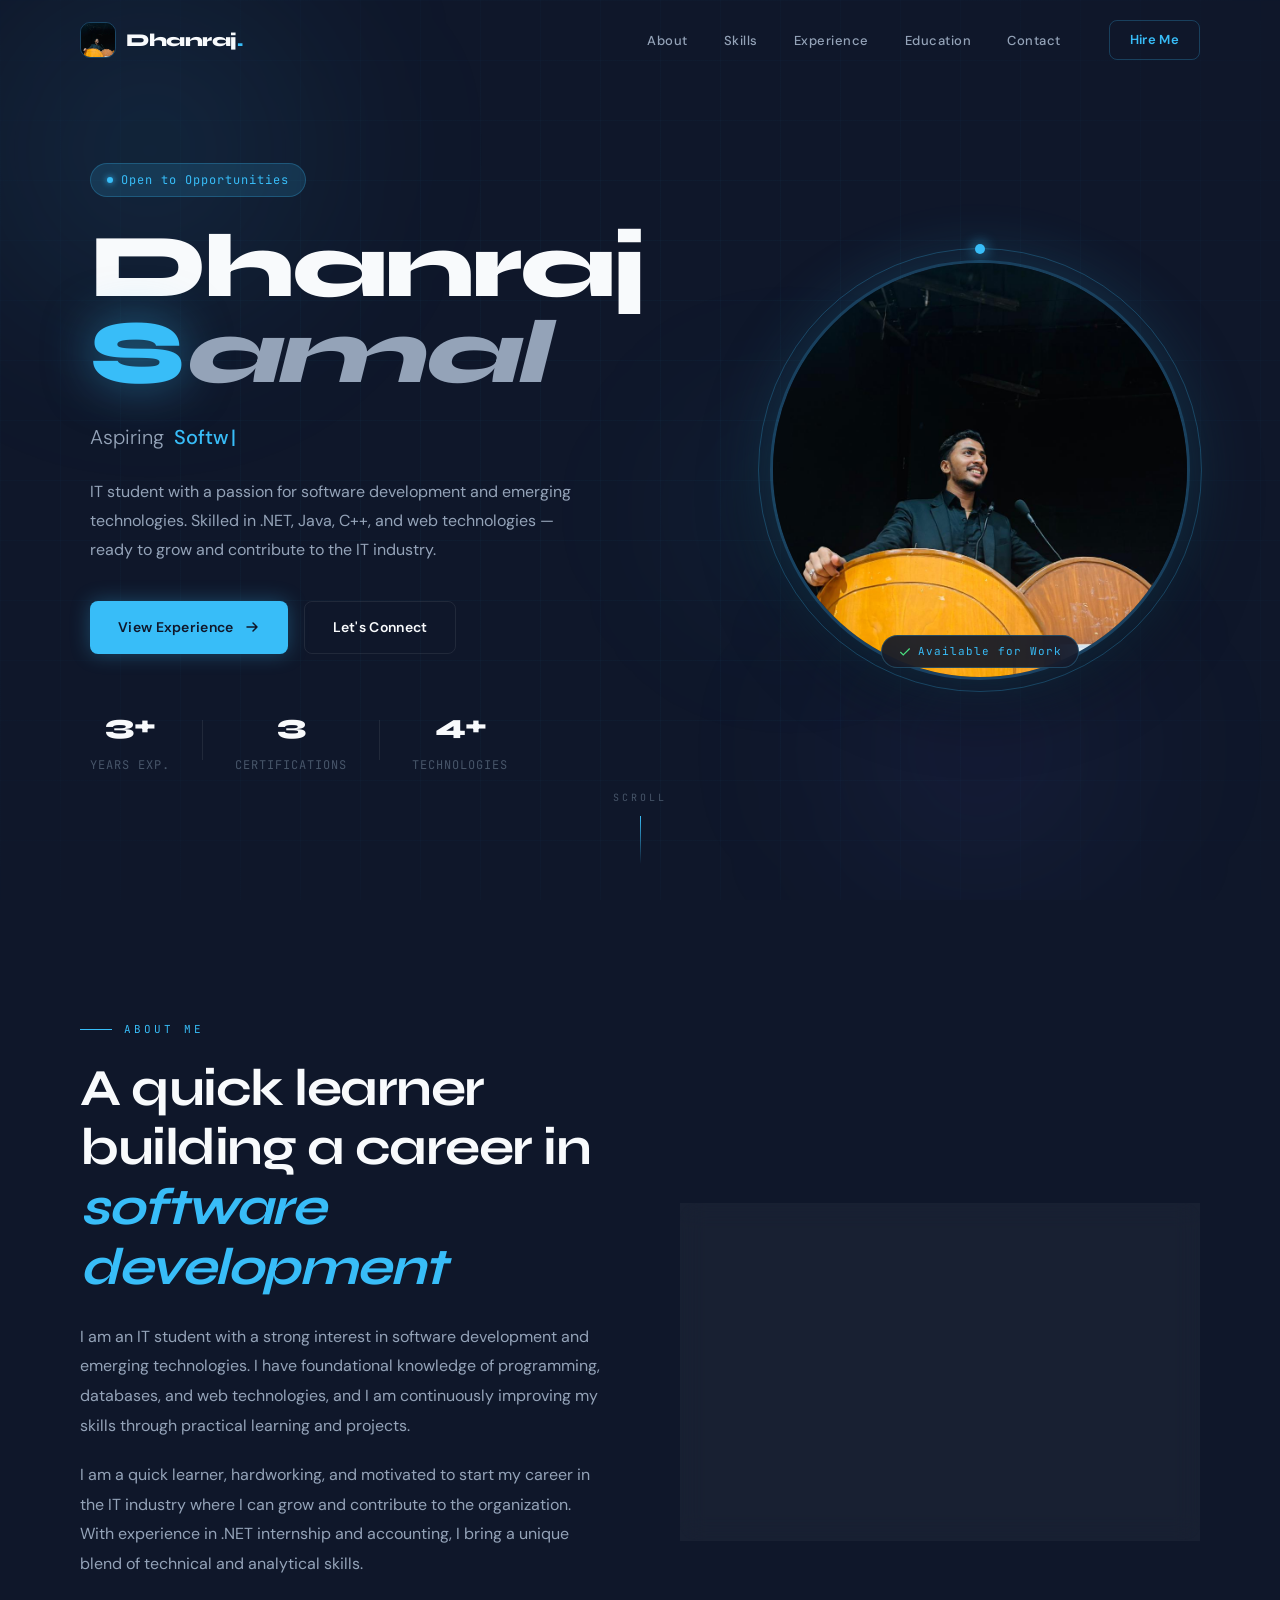
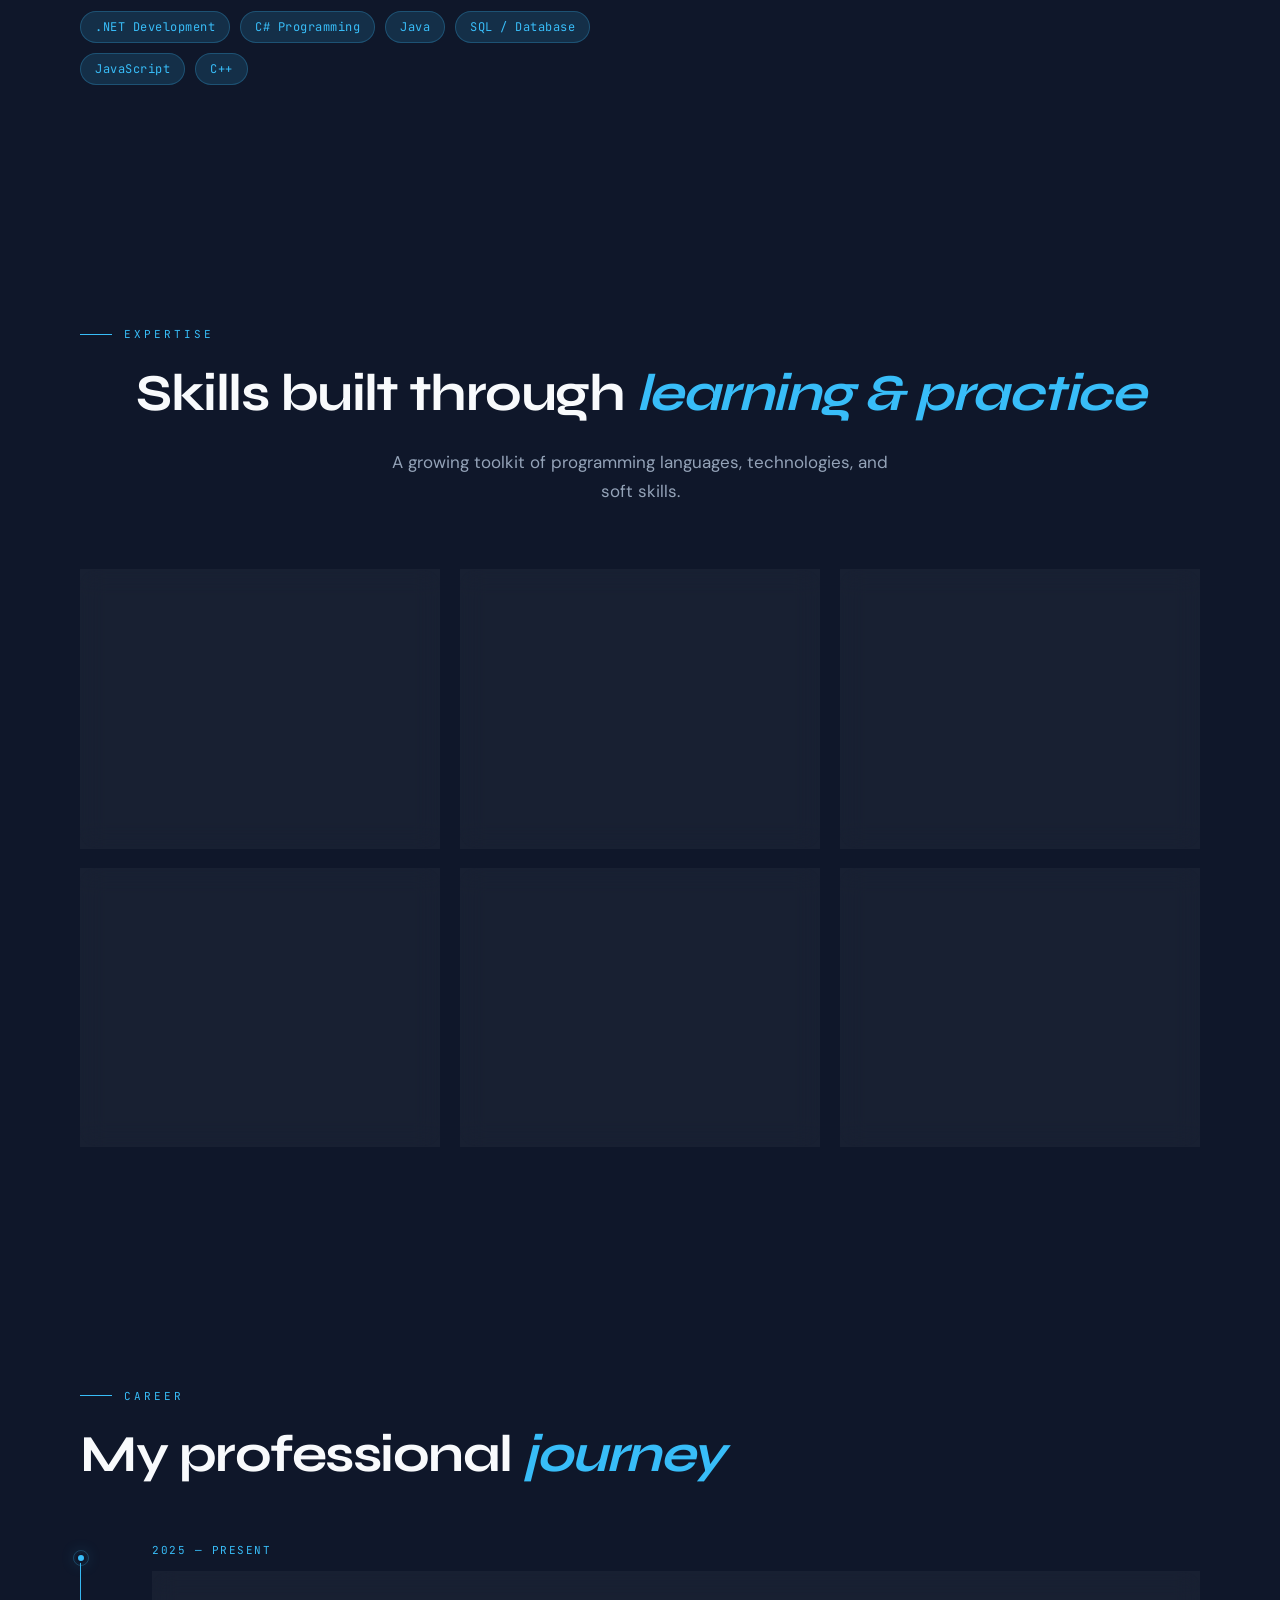
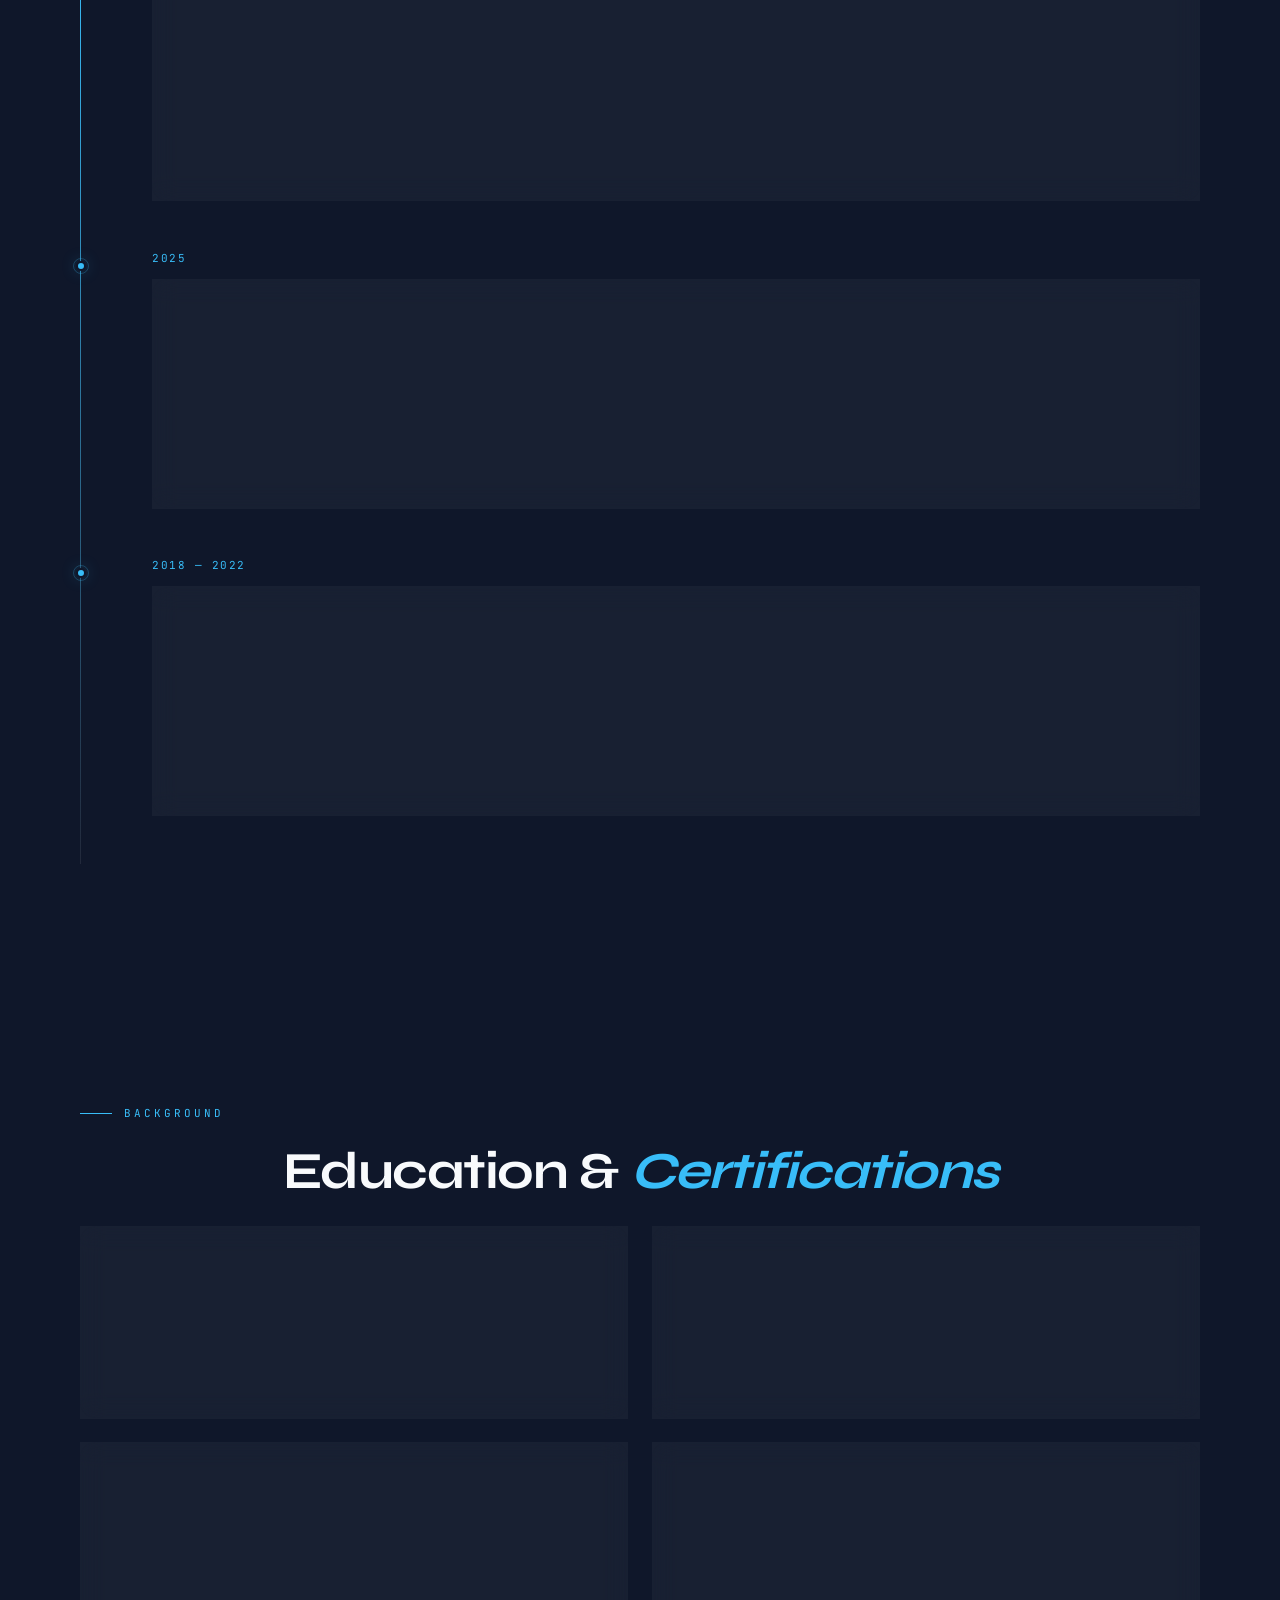
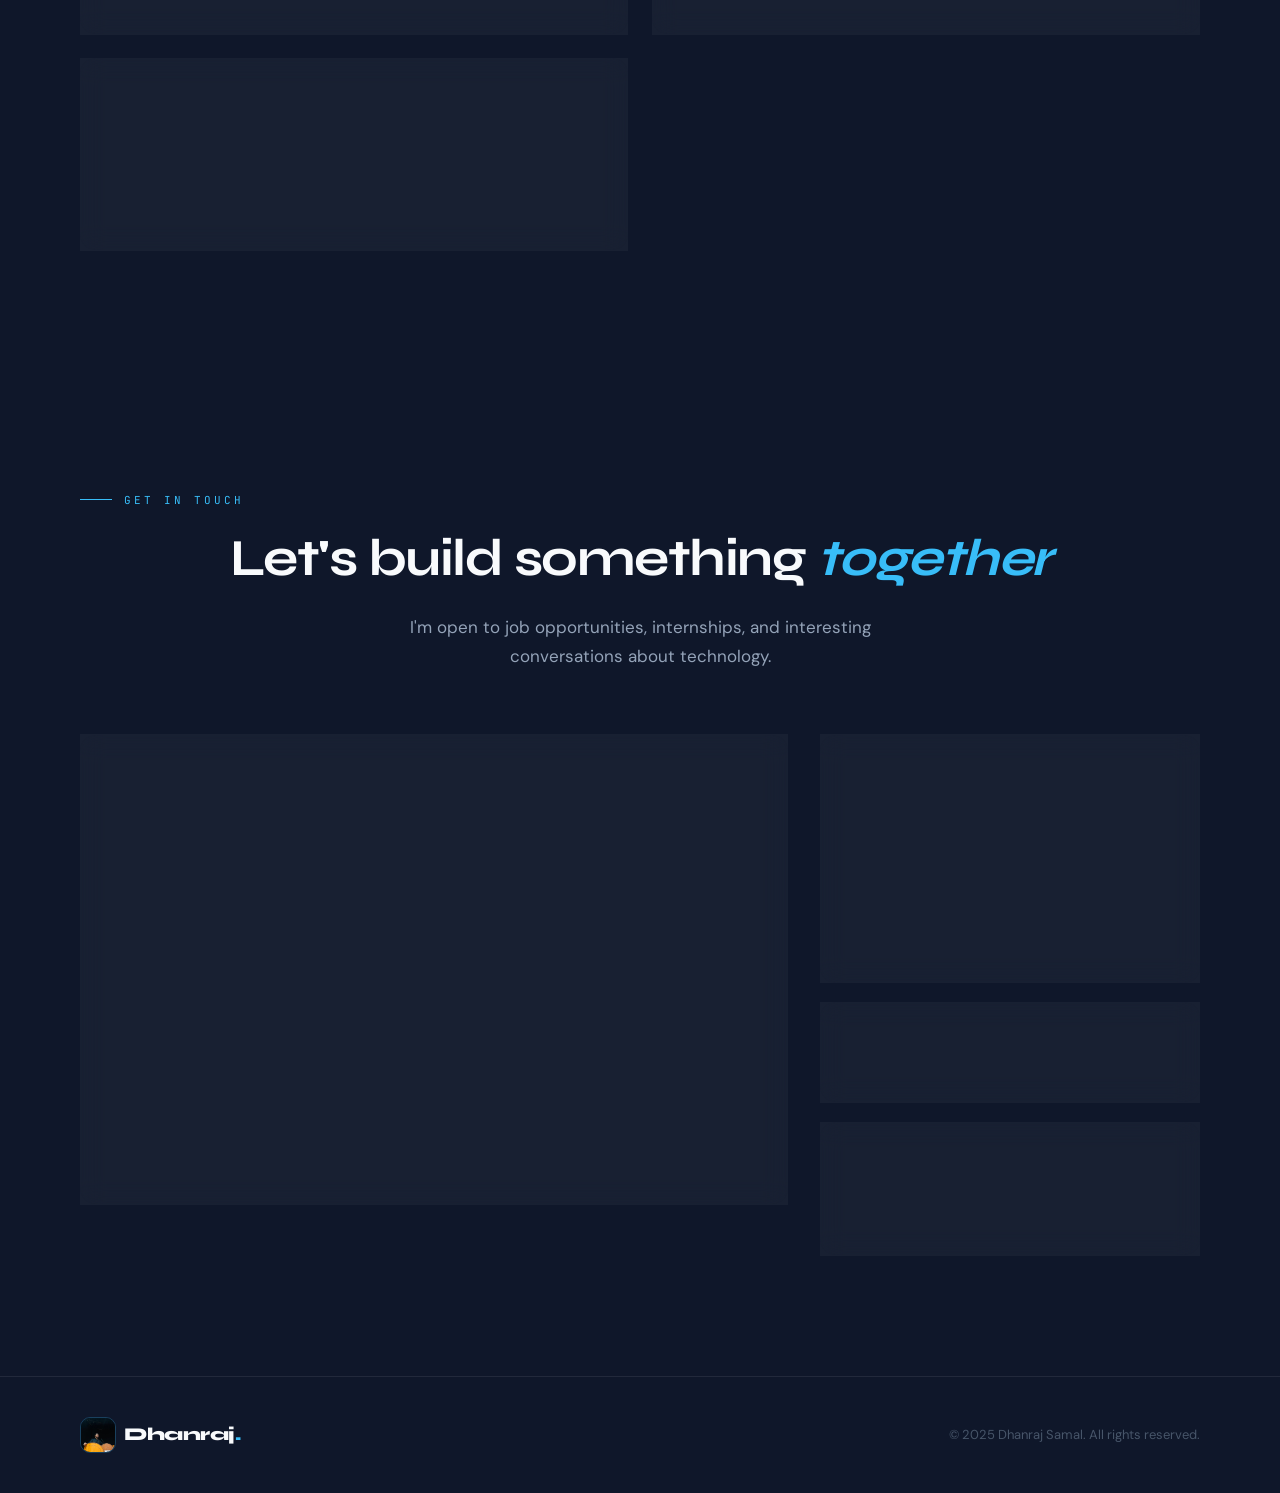
<file: index.html>
<!DOCTYPE html>
<html lang="en">
<head>
  <meta charset="UTF-8" />
  <meta name="viewport" content="width=device-width, initial-scale=1.0"/>

  <!-- Primary SEO -->
  <title>Dhanraj Samal — Aspiring .NET & Software Developer | Ahmedabad</title>
  <meta name="description" content="Dhanraj Samal is an aspiring software developer from Ahmedabad, Gujarat. BCA graduate skilled in .NET, C#, Java, SQL, JavaScript and C++. Open to full-time roles and internships." />
  <meta name="keywords" content="Dhanraj Samal, Software Developer, .NET Developer, C# Developer, Java, SQL, Ahmedabad, Gujarat, BCA, Parul University, Fresher Developer" />
  <meta name="author" content="Dhanraj Samal" />
  <meta name="robots" content="index, follow" />
  <link rel="canonical" href="https://dhanrajsamal.dev/" />

  <!-- Open Graph (Facebook, LinkedIn preview) -->
  <meta property="og:type" content="website" />
  <meta property="og:url" content="https://dhanrajsamal.dev/" />
  <meta property="og:title" content="Dhanraj Samal — Aspiring .NET & Software Developer" />
  <meta property="og:description" content="BCA graduate from Parul University. Skilled in .NET, C#, Java, SQL, JavaScript. Open to full-time roles and internships." />
  <meta property="og:image" content="profile.jpg" />

  <!-- Twitter Card -->
  <meta name="twitter:card" content="summary_large_image" />
  <meta name="twitter:title" content="Dhanraj Samal — Aspiring Software Developer" />
  <meta name="twitter:description" content="BCA graduate skilled in .NET, C#, Java, SQL. Open to opportunities." />
  <meta name="twitter:image" content="profile.jpg" />

  <!-- Theme color for mobile browser -->
  <meta name="theme-color" content="#0F172A" />

  <link rel="stylesheet" href="style.css" />
  <link rel="preconnect" href="https://fonts.googleapis.com">
  <link rel="preconnect" href="https://fonts.gstatic.com" crossorigin>
  <link href="https://fonts.googleapis.com/css2?family=Syne:wght@400;500;600;700;800&family=DM+Sans:ital,wght@0,300;0,400;0,500;1,300&family=JetBrains+Mono:wght@300;400&display=swap" rel="stylesheet">
</head>
<body>

  <!-- Preloader -->
  <div class="preloader" id="preloader">
    <div class="preloader-inner">
      <div class="preloader-logo">
        <img src="profile.jpg" alt="Dhanraj Samal" class="preloader-logo-img" />
      </div>
      <div class="preloader-bar"><div class="preloader-fill" id="preloaderFill"></div></div>
      <p class="preloader-text" id="preloaderText">Initializing...</p>
    </div>
  </div>

  <!-- Scroll Progress -->
  <div class="scroll-progress" id="scrollProgress"></div>

  <!-- Navbar -->
  <nav class="navbar" id="navbar">
    <div class="nav-container">
      <a href="#hero" class="nav-logo">
        <img src="profile.jpg" alt="DS" class="nav-logo-img" />
        <span class="logo-text">Dhanraj<span class="logo-dot">.</span></span>
      </a>
      <ul class="nav-links" id="navLinks">
        <li><a href="#about" class="nav-link">About</a></li>
        <li><a href="#skills" class="nav-link">Skills</a></li>
        <li><a href="#experience" class="nav-link">Experience</a></li>
        <li><a href="#education" class="nav-link">Education</a></li>
        <li><a href="#contact" class="nav-link">Contact</a></li>
      </ul>
      <a href="#contact" class="nav-cta">Hire Me</a>
      <button class="hamburger" id="hamburger" aria-label="Toggle menu">
        <span></span><span></span><span></span>
      </button>
    </div>
  </nav>

  <!-- Hero Section -->
  <section class="hero" id="hero">
    <div class="hero-bg">
      <div class="hero-orb orb-1"></div>
      <div class="hero-orb orb-2"></div>
      <div class="hero-orb orb-3"></div>
      <div class="hero-grid"></div>
    </div>
    <div class="hero-content">
      <div class="hero-left">
      <div class="hero-badge">
        <span class="badge-dot"></span>
        Open to Opportunities
      </div>
      <h1 class="hero-name">
        <span class="name-line name-first">Dhanraj</span>
        <span class="name-line name-last"><em class="name-highlight">S</em>amal</span>
      </h1>
      <div class="hero-roles">
        <span class="role-static">Aspiring</span>
        <span class="typing-wrapper">
          <span class="typing-text" id="typingText"></span>
          <span class="typing-cursor">|</span>
        </span>
      </div>
      <p class="hero-description">
        IT student with a passion for software development and emerging technologies. Skilled in .NET, Java, C++, and web technologies — ready to grow and contribute to the IT industry.
      </p>
      <div class="hero-actions">
        <a href="#experience" class="btn btn-primary">
          <span>View Experience</span>
          <svg width="16" height="16" viewBox="0 0 16 16" fill="none"><path d="M3 8H13M13 8L9 4M13 8L9 12" stroke="currentColor" stroke-width="1.5" stroke-linecap="round" stroke-linejoin="round"/></svg>
        </a>
        <a href="#contact" class="btn btn-ghost">Let's Connect</a>
      </div>
      <div class="hero-stats">
        <div class="stat"><span class="stat-number">3+</span><span class="stat-label">Years Exp.</span></div>
        <div class="stat-divider"></div>
        <div class="stat"><span class="stat-number">3</span><span class="stat-label">Certifications</span></div>
        <div class="stat-divider"></div>
        <div class="stat"><span class="stat-number">4+</span><span class="stat-label">Technologies</span></div>
      </div>
      </div>
      <div class="hero-right">
        <div class="hero-photo-wrap">
          <div class="hero-photo-ring"></div>
          <img
            src="profile.jpg"
            alt="Dhanraj Samal"
            class="hero-photo"
          />
          <div class="hero-photo-badge">
            <svg width="14" height="14" viewBox="0 0 24 24" fill="none" stroke="currentColor" stroke-width="2"><polyline points="20 6 9 17 4 12"/></svg>
            Available for Work
          </div>
        </div>
      </div>
    </div>
    <div class="hero-scroll-hint">
      <span>Scroll</span>
      <div class="scroll-line"></div>
    </div>
  </section>

  <!-- About Section -->
  <section class="about section" id="about">
    <div class="container">
      <div class="section-label reveal">About Me</div>
      <div class="about-grid">
        <div class="about-text reveal">
          <h2 class="section-heading">A quick learner building a career in <em>software development</em></h2>
          <p>I am an IT student with a strong interest in software development and emerging technologies. I have foundational knowledge of programming, databases, and web technologies, and I am continuously improving my skills through practical learning and projects.</p>
          <p>I am a quick learner, hardworking, and motivated to start my career in the IT industry where I can grow and contribute to the organization. With experience in .NET internship and accounting, I bring a unique blend of technical and analytical skills.</p>
          <div class="about-tags">
            <span class="tag">.NET Development</span>
            <span class="tag">C# Programming</span>
            <span class="tag">Java</span>
            <span class="tag">SQL / Database</span>
            <span class="tag">JavaScript</span>
            <span class="tag">C++</span>
          </div>
        </div>
        <div class="about-visual reveal">
          <div class="about-card glass-card">
            <div class="about-avatar">
              <div class="avatar-ring"></div>
              <img
                src="profile.jpg"
                alt="Dhanraj Samal"
                class="avatar-photo"
              />
            </div>
            <div class="about-facts">
              <div class="fact">
                <svg width="18" height="18" viewBox="0 0 24 24" fill="none" stroke="currentColor" stroke-width="1.5"><path d="M12 2C8.13 2 5 5.13 5 9c0 5.25 7 13 7 13s7-7.75 7-13c0-3.87-3.13-7-7-7z"/><circle cx="12" cy="9" r="2.5"/></svg>
                <span>Ahmedabad, Gujarat</span>
              </div>
              <div class="fact">
                <svg width="18" height="18" viewBox="0 0 24 24" fill="none" stroke="currentColor" stroke-width="1.5"><rect x="2" y="7" width="20" height="14" rx="2"/><path d="M16 7V5a2 2 0 0 0-2-2h-4a2 2 0 0 0-2 2v2"/></svg>
                <span>Fresher — Open to Work</span>
              </div>
              <div class="fact">
                <svg width="18" height="18" viewBox="0 0 24 24" fill="none" stroke="currentColor" stroke-width="1.5"><path d="M22 16.92v3a2 2 0 0 1-2.18 2 19.79 19.79 0 0 1-8.63-3.07 19.5 19.5 0 0 1-6-6 19.79 19.79 0 0 1-3.07-8.67A2 2 0 0 1 4.11 2h3a2 2 0 0 1 2 1.72 12.84 12.84 0 0 0 .7 2.81 2 2 0 0 1-.45 2.11L8.09 9.91a16 16 0 0 0 6 6l1.27-1.27a2 2 0 0 1 2.11-.45 12.84 12.84 0 0 0 2.81.7A2 2 0 0 1 22 16.92z"/></svg>
                <span>+91 9376495990</span>
              </div>
              <div class="fact">
                <svg width="18" height="18" viewBox="0 0 24 24" fill="none" stroke="currentColor" stroke-width="1.5"><path d="M4 4h16c1.1 0 2 .9 2 2v12c0 1.1-.9 2-2 2H4c-1.1 0-2-.9-2-2V6c0-1.1.9-2 2-2z"/><polyline points="22,6 12,13 2,6"/></svg>
                <span>dhanrajsamal2002@gmail.com</span>
              </div>
            </div>
          </div>
        </div>
      </div>
    </div>
  </section>

  <!-- Skills Section -->
  <section class="skills section" id="skills">
    <div class="container">
      <div class="section-label reveal">Expertise</div>
      <h2 class="section-heading centered reveal">Skills built through <em>learning & practice</em></h2>
      <p class="section-subtext reveal">A growing toolkit of programming languages, technologies, and soft skills.</p>

      <div class="skills-grid">

        <!-- .NET / C# -->
        <div class="skill-card reveal" data-delay="0">
          <div class="skill-card-inner">
            <div class="skill-logo-wrap" style="background: rgba(98,0,238,0.12); border-color: rgba(98,0,238,0.3);">
              <!-- .NET official logo -->
              <svg width="36" height="36" viewBox="0 0 24 24" xmlns="http://www.w3.org/2000/svg" fill="#7B2FBE">
                <path d="M2.5 5.5A.5.5 0 0 1 3 5h18a.5.5 0 0 1 .5.5v13a.5.5 0 0 1-.5.5H3a.5.5 0 0 1-.5-.5v-13zm1 .5v12h17V6h-17z" opacity=".3"/>
                <path d="M5.5 8.5h1.25l3.5 5.25V8.5H11.5v7h-1.25L6.75 10.25V15.5H5.5v-7zm6.5 0h4.5v1.25h-3.25v1.75h3v1.25h-3v1.5h3.25V15.5H12v-7zm-8.5 3.25a.75.75 0 1 1 1.5 0 .75.75 0 0 1-1.5 0z"/>
              </svg>
            </div>
            <div class="skill-card-body">
              <div class="skill-card-header">
                <h3>.NET / C#</h3>
                <span class="skill-level">Intermediate</span>
              </div>
              <p>Application development using .NET technologies, coding, debugging, and testing modules in real-time projects.</p>
              <div class="skill-progress">
                <div class="progress-track">
                  <div class="progress-bar" data-width="75"></div>
                </div>
                <span>75%</span>
              </div>
            </div>
          </div>
        </div>

        <!-- SQL -->
        <div class="skill-card reveal" data-delay="100">
          <div class="skill-card-inner">
            <div class="skill-logo-wrap" style="background: rgba(0,117,143,0.12); border-color: rgba(0,117,143,0.3);">
              <svg width="36" height="36" viewBox="0 0 24 24" fill="none" stroke="#00758F" stroke-width="1.5" stroke-linecap="round" stroke-linejoin="round">
                <ellipse cx="12" cy="5" rx="9" ry="3"/>
                <path d="M3 5v4c0 1.66 4 3 9 3s9-1.34 9-3V5"/>
                <path d="M3 9v4c0 1.66 4 3 9 3s9-1.34 9-3V9"/>
                <path d="M3 13v4c0 1.66 4 3 9 3s9-1.34 9-3v-4"/>
              </svg>
            </div>
            <div class="skill-card-body">
              <div class="skill-card-header">
                <h3>SQL / Database</h3>
                <span class="skill-level">Intermediate</span>
              </div>
              <p>Database fundamentals, query writing, and managing data with strong understanding of SDLC and data maintenance.</p>
              <div class="skill-progress">
                <div class="progress-track">
                  <div class="progress-bar" data-width="70"></div>
                </div>
                <span>70%</span>
              </div>
            </div>
          </div>
        </div>

        <!-- Java -->
        <div class="skill-card reveal" data-delay="200">
          <div class="skill-card-inner">
            <div class="skill-logo-wrap" style="background: rgba(248,152,32,0.12); border-color: rgba(248,152,32,0.3);">
              <!-- Java cup icon -->
              <svg width="36" height="36" viewBox="0 0 24 24" fill="none" stroke="#F89820" stroke-width="1.5" stroke-linecap="round" stroke-linejoin="round">
                <path d="M8 19h8M12 19v2M7 15c-1.5-1-3-2.5-3-5 0-4 3.5-7 8-7s8 3 8 7c0 2.5-1.5 4-3 5"/>
                <path d="M9 9c0 0 .5 2 3 2s3-2 3-2"/>
                <path d="M6 19h12"/>
              </svg>
            </div>
            <div class="skill-card-body">
              <div class="skill-card-header">
                <h3>Java</h3>
                <span class="skill-level">Intermediate</span>
              </div>
              <p>Object-oriented programming with Java, building logic-driven applications and understanding core programming concepts.</p>
              <div class="skill-progress">
                <div class="progress-track">
                  <div class="progress-bar" data-width="65"></div>
                </div>
                <span>65%</span>
              </div>
            </div>
          </div>
        </div>

        <!-- JavaScript -->
        <div class="skill-card reveal" data-delay="300">
          <div class="skill-card-inner">
            <div class="skill-logo-wrap" style="background: rgba(247,223,30,0.12); border-color: rgba(247,223,30,0.3);">
              <!-- JavaScript logo -->
              <svg width="36" height="36" viewBox="0 0 24 24" xmlns="http://www.w3.org/2000/svg" fill="#F7DF1E">
                <path d="M0 0h24v24H0V0zm22.034 18.276c-.175-1.095-.888-2.015-3.003-2.873-.736-.345-1.554-.585-1.797-1.14-.091-.33-.105-.51-.046-.705.15-.646.915-.84 1.515-.66.39.12.75.42.976.9 1.034-.676 1.034-.676 1.755-1.125-.27-.42-.404-.601-.586-.78-.63-.705-1.469-1.065-2.834-1.034l-.705.089c-.676.165-1.32.525-1.71 1.005-1.14 1.291-.811 3.541.569 4.471 1.365 1.02 3.361 1.244 3.616 2.205.24 1.17-.87 1.545-1.966 1.41-.811-.18-1.26-.586-1.755-1.336l-1.83 1.051c.21.48.45.689.81 1.109 1.74 1.756 6.09 1.666 6.871-1.004.029-.09.24-.705.074-1.65l.046.067zm-8.983-7.245h-2.248c0 1.938-.009 3.864-.009 5.805 0 1.232.063 2.363-.138 2.711-.33.689-1.18.601-1.566.48-.396-.196-.597-.466-.83-.855-.063-.105-.11-.196-.127-.196l-1.825 1.125c.305.63.75 1.172 1.324 1.517.855.51 2.004.675 3.207.405.783-.226 1.458-.691 1.811-1.411.51-.93.402-2.07.397-3.346.012-2.054 0-4.109 0-6.179l.004-.056z"/>
              </svg>
            </div>
            <div class="skill-card-body">
              <div class="skill-card-header">
                <h3>JavaScript</h3>
                <span class="skill-level">Beginner</span>
              </div>
              <p>Web technologies and front-end scripting to build interactive and dynamic web pages and applications.</p>
              <div class="skill-progress">
                <div class="progress-track">
                  <div class="progress-bar" data-width="60"></div>
                </div>
                <span>60%</span>
              </div>
            </div>
          </div>
        </div>

        <!-- C++ -->
        <div class="skill-card reveal" data-delay="400">
          <div class="skill-card-inner">
            <div class="skill-logo-wrap" style="background: rgba(0,89,156,0.12); border-color: rgba(0,89,156,0.3);">
              <!-- C++ logo -->
              <svg width="36" height="36" viewBox="0 0 24 24" xmlns="http://www.w3.org/2000/svg" fill="#00599C">
                <path d="M22.394 6c-.167-.29-.398-.543-.652-.69L12.926.22c-.509-.294-1.34-.294-1.848 0L2.26 5.31c-.508.293-.923 1.013-.923 1.6v10.18c0 .294.104.62.271.91.167.29.398.543.652.69l8.816 5.09c.508.293 1.34.293 1.848 0l8.816-5.09c.254-.147.485-.4.652-.69.167-.29.27-.616.27-.91V6.91c.003-.294-.1-.62-.268-.91zM12 19.109c-3.92 0-7.109-3.189-7.109-7.109S8.08 4.891 12 4.891a7.133 7.133 0 0 1 6.156 3.552l-3.076 1.781A3.567 3.567 0 0 0 12 8.445c-1.96 0-3.554 1.595-3.554 3.555S10.04 15.555 12 15.555a3.57 3.57 0 0 0 3.08-1.778l3.077 1.78A7.135 7.135 0 0 1 12 19.109zm7.109-6.714h-.79v.79h-.79v-.79h-.79v-.79h.79v-.79h.79v.79h.79v.79zm2.962 0h-.79v.79h-.79v-.79h-.79v-.79h.79v-.79h.79v.79h.79v.79z"/>
              </svg>
            </div>
            <div class="skill-card-body">
              <div class="skill-card-header">
                <h3>C++</h3>
                <span class="skill-level">Intermediate</span>
              </div>
              <p>Core programming fundamentals using C++, data structures, and problem-solving with efficient algorithms.</p>
              <div class="skill-progress">
                <div class="progress-track">
                  <div class="progress-bar" data-width="65"></div>
                </div>
                <span>65%</span>
              </div>
            </div>
          </div>
        </div>

        <!-- Soft Skills -->
        <div class="skill-card reveal" data-delay="500">
          <div class="skill-card-inner">
            <div class="skill-logo-wrap" style="background: rgba(56,189,248,0.12); border-color: rgba(56,189,248,0.3);">
              <svg width="36" height="36" viewBox="0 0 24 24" fill="none" stroke="#38BDF8" stroke-width="1.5" stroke-linecap="round" stroke-linejoin="round">
                <path d="M17 21v-2a4 4 0 0 0-4-4H5a4 4 0 0 0-4 4v2"/>
                <circle cx="9" cy="7" r="4"/>
                <path d="M23 21v-2a4 4 0 0 0-3-3.87"/>
                <path d="M16 3.13a4 4 0 0 1 0 7.75"/>
              </svg>
            </div>
            <div class="skill-card-body">
              <div class="skill-card-header">
                <h3>Soft Skills</h3>
                <span class="skill-level">Strong</span>
              </div>
              <p>Leadership, teamwork, and strong communication in English, Gujarati, Hindi, and Telugu. Quick learner and hardworking.</p>
              <div class="skill-progress">
                <div class="progress-track">
                  <div class="progress-bar" data-width="85"></div>
                </div>
                <span>85%</span>
              </div>
            </div>
          </div>
        </div>

      </div>
    </div>
  </section>

  <!-- Experience Section -->
  <section class="experience section" id="experience">
    <div class="container">
      <div class="section-label reveal">Career</div>
      <h2 class="section-heading reveal">My professional <em>journey</em></h2>

      <div class="timeline">
        <div class="timeline-line"></div>

        <div class="timeline-item reveal">
          <div class="timeline-dot"></div>
          <div class="timeline-date">2025 — Present</div>
          <div class="timeline-content glass-card">
            <div class="timeline-header">
              <div>
                <h3>Fresher / .NET Developer</h3>
                <span class="timeline-company">Open to Opportunities</span>
              </div>
              <div class="timeline-badge">Fresher</div>
            </div>
            <p>Actively seeking opportunities in software development. Equipped with hands-on internship experience in .NET application development and a strong foundation in programming, databases, and web technologies.</p>
            <div class="timeline-tags">
              <span>.NET</span><span>C#</span><span>SQL</span><span>JavaScript</span>
            </div>
          </div>
        </div>

        <div class="timeline-item reveal">
          <div class="timeline-dot"></div>
          <div class="timeline-date">2025</div>
          <div class="timeline-content glass-card">
            <div class="timeline-header">
              <div>
                <h3>.NET Developer Intern</h3>
                <span class="timeline-company">Macadmic Solution</span>
              </div>
              <div class="timeline-badge">Internship</div>
            </div>
            <p>Worked on application development using .NET technologies. Assisted in coding, debugging, and testing modules, and collaborated with the team to support real-time project requirements.</p>
            <div class="timeline-tags">
              <span>.NET</span><span>C#</span><span>Debugging</span><span>Team Collaboration</span>
            </div>
          </div>
        </div>

        <div class="timeline-item reveal">
          <div class="timeline-dot"></div>
          <div class="timeline-date">2018 — 2022</div>
          <div class="timeline-content glass-card">
            <div class="timeline-header">
              <div>
                <h3>Junior Accountant</h3>
                <span class="timeline-company">Gavrila Tradelink Pvt Ltd.</span>
              </div>
              <div class="timeline-badge">Full-time</div>
            </div>
            <p>Assisted in daily accounting tasks, invoice handling, and maintaining financial records while supporting the senior accountant. Developed strong attention to detail and organizational skills.</p>
            <div class="timeline-tags">
              <span>Accounting</span><span>Invoice Handling</span><span>Financial Records</span><span>Data Management</span>
            </div>
          </div>
        </div>

      </div>
    </div>
  </section>

  <!-- Education Section -->
  <section class="education section" id="education">
    <div class="container">
      <div class="section-label reveal">Background</div>
      <h2 class="section-heading centered reveal">Education & <em>Certifications</em></h2>

      <div class="edu-grid">
        <div class="edu-card glass-card reveal" data-delay="0">
          <div class="edu-icon">
            <svg width="24" height="24" viewBox="0 0 24 24" fill="none" stroke="currentColor" stroke-width="1.5" stroke-linecap="round" stroke-linejoin="round"><path d="M22 10v6M2 10l10-5 10 5-10 5z"/><path d="M6 12v5c3.33 1.67 8.67 1.67 12 0v-5"/></svg>
          </div>
          <div class="edu-body">
            <h3>Bachelor of Computer Applications (BCA)</h3>
            <span class="edu-inst">Parul University</span>
            <span class="edu-year">2022 — 2025</span>
            <p>Studied core computer science subjects including programming, databases, software engineering, and web technologies.</p>
          </div>
        </div>

        <div class="edu-card glass-card reveal" data-delay="100">
          <div class="edu-icon">
            <svg width="24" height="24" viewBox="0 0 24 24" fill="none" stroke="currentColor" stroke-width="1.5" stroke-linecap="round" stroke-linejoin="round"><path d="M4 19.5A2.5 2.5 0 0 1 6.5 17H20"/><path d="M6.5 2H20v20H6.5A2.5 2.5 0 0 1 4 19.5v-15A2.5 2.5 0 0 1 6.5 2z"/></svg>
          </div>
          <div class="edu-body">
            <h3>Commerce (12th Standard)</h3>
            <span class="edu-inst">NIOS Board</span>
            <span class="edu-year">2021 — 2022</span>
            <p>Completed higher secondary education with Commerce stream, building a strong foundation in business and analytical thinking.</p>
          </div>
        </div>

        <div class="edu-card glass-card reveal" data-delay="200">
          <div class="edu-icon">
            <svg width="24" height="24" viewBox="0 0 24 24" fill="none" stroke="currentColor" stroke-width="1.5" stroke-linecap="round" stroke-linejoin="round"><circle cx="12" cy="8" r="6"/><path d="M15.477 12.89L17 22l-5-3-5 3 1.523-9.11"/></svg>
          </div>
          <div class="edu-body">
            <h3>.NET Developer Internship Certificate</h3>
            <span class="edu-inst">Macadmic Solution</span>
            <span class="edu-year">2025 (6 Months)</span>
            <p>Certified completion of a 6-month .NET Developer internship covering application development, coding, and real-time project work.</p>
          </div>
        </div>

        <div class="edu-card glass-card reveal" data-delay="300">
          <div class="edu-icon">
            <svg width="24" height="24" viewBox="0 0 24 24" fill="none" stroke="currentColor" stroke-width="1.5" stroke-linecap="round" stroke-linejoin="round"><ellipse cx="12" cy="5" rx="9" ry="3"/><path d="M21 12c0 1.66-4 3-9 3s-9-1.34-9-3"/><path d="M3 5v14c0 1.66 4 3 9 3s9-1.34 9-3V5"/></svg>
          </div>
          <div class="edu-body">
            <h3>SQL / Database Fundamentals</h3>
            <span class="edu-inst">Certification</span>
            <span class="edu-year">2025</span>
            <p>Certified in SQL and database fundamentals covering query writing, data management, and relational database concepts.</p>
          </div>
        </div>

        <div class="edu-card glass-card reveal" data-delay="400">
          <div class="edu-icon">
            <svg width="24" height="24" viewBox="0 0 24 24" fill="none" stroke="currentColor" stroke-width="1.5" stroke-linecap="round" stroke-linejoin="round"><rect x="3" y="3" width="18" height="18" rx="3"/><path d="M9 8l-3 4 3 4M15 8l3 4-3 4M13 6l-2 12"/></svg>
          </div>
          <div class="edu-body">
            <h3>C# Programming Certification</h3>
            <span class="edu-inst">Certification</span>
            <span class="edu-year">2025</span>
            <p>Certified in C# programming covering object-oriented concepts, .NET framework, and application development fundamentals.</p>
          </div>
        </div>

      </div>
    </div>
  </section>

  <!-- Contact Section -->
  <section class="contact section" id="contact">
    <div class="container">
      <div class="section-label reveal">Get In Touch</div>
      <h2 class="section-heading centered reveal">Let's build something <em>together</em></h2>
      <p class="section-subtext reveal">I'm open to job opportunities, internships, and interesting conversations about technology.</p>

      <div class="contact-grid">
        <div class="contact-form-wrap reveal">
          <form class="contact-form glass-card" id="contactForm">
            <div class="form-row">
              <div class="form-group">
                <label>Your Name</label>
                <input type="text" placeholder="Your Name" required />
              </div>
              <div class="form-group">
                <label>Email Address</label>
                <input type="email" placeholder="your@email.com" required />
              </div>
            </div>
            <div class="form-group">
              <label>Subject</label>
              <input type="text" placeholder="Job Opportunity / Project Inquiry" />
            </div>
            <div class="form-group">
              <label>Message</label>
              <textarea placeholder="Tell me about the opportunity or project..." rows="5" required></textarea>
            </div>
            <button type="submit" class="btn btn-primary btn-full">
              <span>Send Message</span>
              <svg width="16" height="16" viewBox="0 0 24 24" fill="none" stroke="currentColor" stroke-width="2"><line x1="22" y1="2" x2="11" y2="13"/><polygon points="22 2 15 22 11 13 2 9 22 2"/></svg>
            </button>
          </form>
        </div>

        <div class="contact-info reveal">
          <div class="contact-detail glass-card">
            <h3>Let's connect</h3>
            <p>Whether you have a job opportunity, project, or just want to say hi — I'm always open to new conversations.</p>
            <div class="social-links">
              <a href="https://www.linkedin.com/in/dhanraj-samal-627b73245?utm_source=share_via&utm_content=profile&utm_medium=member_ios" target="_blank" class="social-link" aria-label="LinkedIn">
                <svg width="20" height="20" viewBox="0 0 24 24" fill="currentColor"><path d="M20.447 20.452h-3.554v-5.569c0-1.328-.027-3.037-1.852-3.037-1.853 0-2.136 1.445-2.136 2.939v5.667H9.351V9h3.414v1.561h.046c.477-.9 1.637-1.85 3.37-1.85 3.601 0 4.267 2.37 4.267 5.455v6.286zM5.337 7.433a2.062 2.062 0 0 1-2.063-2.065 2.064 2.064 0 1 1 2.063 2.065zm1.782 13.019H3.555V9h3.564v11.452zM22.225 0H1.771C.792 0 0 .774 0 1.729v20.542C0 23.227.792 24 1.771 24h20.451C23.2 24 24 23.227 24 22.271V1.729C24 .774 23.2 0 22.222 0h.003z"/></svg>
              </a>
              <a href="mailto:dhanrajsamal2002@gmail.com" class="social-link" aria-label="Email">
                <svg width="20" height="20" viewBox="0 0 24 24" fill="none" stroke="currentColor" stroke-width="2"><path d="M4 4h16c1.1 0 2 .9 2 2v12c0 1.1-.9 2-2 2H4c-1.1 0-2-.9-2-2V6c0-1.1.9-2 2-2z"/><polyline points="22,6 12,13 2,6"/></svg>
              </a>
              <a href="tel:+919376495990" class="social-link" aria-label="Phone">
                <svg width="20" height="20" viewBox="0 0 24 24" fill="none" stroke="currentColor" stroke-width="2"><path d="M22 16.92v3a2 2 0 0 1-2.18 2 19.79 19.79 0 0 1-8.63-3.07 19.5 19.5 0 0 1-6-6 19.79 19.79 0 0 1-3.07-8.67A2 2 0 0 1 4.11 2h3a2 2 0 0 1 2 1.72 12.84 12.84 0 0 0 .7 2.81 2 2 0 0 1-.45 2.11L8.09 9.91a16 16 0 0 0 6 6l1.27-1.27a2 2 0 0 1 2.11-.45 12.84 12.84 0 0 0 2.81.7A2 2 0 0 1 22 16.92z"/></svg>
              </a>
              <a href="https://wa.me/919376495990" target="_blank" class="social-link" aria-label="WhatsApp">
                <svg width="20" height="20" viewBox="0 0 24 24" fill="currentColor"><path d="M17.472 14.382c-.297-.149-1.758-.867-2.03-.967-.273-.099-.471-.148-.67.15-.197.297-.767.966-.94 1.164-.173.199-.347.223-.644.075-.297-.15-1.255-.463-2.39-1.475-.883-.788-1.48-1.761-1.653-2.059-.173-.297-.018-.458.13-.606.134-.133.298-.347.446-.52.149-.174.198-.298.298-.497.099-.198.05-.371-.025-.52-.075-.149-.669-1.612-.916-2.207-.242-.579-.487-.5-.669-.51-.173-.008-.371-.01-.57-.01-.198 0-.52.074-.792.372-.272.297-1.04 1.016-1.04 2.479 0 1.462 1.065 2.875 1.213 3.074.149.198 2.096 3.2 5.077 4.487.709.306 1.262.489 1.694.625.712.227 1.36.195 1.871.118.571-.085 1.758-.719 2.006-1.413.248-.694.248-1.289.173-1.413-.074-.124-.272-.198-.57-.347m-5.421 7.403h-.004a9.87 9.87 0 0 1-5.031-1.378l-.361-.214-3.741.982.998-3.648-.235-.374a9.86 9.86 0 0 1-1.51-5.26c.001-5.45 4.436-9.884 9.888-9.884 2.64 0 5.122 1.03 6.988 2.898a9.825 9.825 0 0 1 2.893 6.994c-.003 5.45-4.437 9.884-9.885 9.884m8.413-18.297A11.815 11.815 0 0 0 12.05 0C5.495 0 .16 5.335.157 11.892c0 2.096.547 4.142 1.588 5.945L.057 24l6.305-1.654a11.882 11.882 0 0 0 5.683 1.448h.005c6.554 0 11.89-5.335 11.893-11.893a11.821 11.821 0 0 0-3.48-8.413z"/></svg>
              </a>
            </div>
          </div>
          <div class="availability-card glass-card">
            <div class="avail-dot"></div>
            <div>
              <h4>Available Now</h4>
              <p>Actively looking for full-time roles & internships</p>
            </div>
          </div>
          <div class="contact-detail glass-card" style="padding: 20px 28px;">
            <div class="fact" style="margin-bottom: 10px;">
              <svg width="18" height="18" viewBox="0 0 24 24" fill="none" stroke="currentColor" stroke-width="1.5"><path d="M22 16.92v3a2 2 0 0 1-2.18 2 19.79 19.79 0 0 1-8.63-3.07 19.5 19.5 0 0 1-6-6 19.79 19.79 0 0 1-3.07-8.67A2 2 0 0 1 4.11 2h3a2 2 0 0 1 2 1.72 12.84 12.84 0 0 0 .7 2.81 2 2 0 0 1-.45 2.11L8.09 9.91a16 16 0 0 0 6 6l1.27-1.27a2 2 0 0 1 2.11-.45 12.84 12.84 0 0 0 2.81.7A2 2 0 0 1 22 16.92z"/></svg>
              <span>+91 9376495990</span>
            </div>
            <div class="fact" style="margin-bottom: 10px;">
              <svg width="18" height="18" viewBox="0 0 24 24" fill="none" stroke="currentColor" stroke-width="1.5"><path d="M4 4h16c1.1 0 2 .9 2 2v12c0 1.1-.9 2-2 2H4c-1.1 0-2-.9-2-2V6c0-1.1.9-2 2-2z"/><polyline points="22,6 12,13 2,6"/></svg>
              <span>dhanrajsamal2002@gmail.com</span>
            </div>
            <div class="fact">
              <svg width="18" height="18" viewBox="0 0 24 24" fill="none" stroke="currentColor" stroke-width="1.5"><path d="M12 2C8.13 2 5 5.13 5 9c0 5.25 7 13 7 13s7-7.75 7-13c0-3.87-3.13-7-7-7z"/><circle cx="12" cy="9" r="2.5"/></svg>
              <span>73, Ahmedabad, Gujarat</span>
            </div>
          </div>
        </div>
      </div>
    </div>
  </section>

  <!-- Footer -->
  <footer class="footer">
    <div class="container">
      <div class="footer-inner">
        <span class="footer-logo">
          <img src="profile.jpg" alt="DS" class="nav-logo-img" style="margin-right:8px;" />
          Dhanraj<span class="logo-dot">.</span>
        </span>
        <p>© 2025 Dhanraj Samal. All rights reserved.</p>
      </div>
    </div>
  </footer>

  <!-- Back to Top -->
  <button class="back-to-top" id="backToTop" aria-label="Back to top">
    <svg width="18" height="18" viewBox="0 0 24 24" fill="none" stroke="currentColor" stroke-width="2"><path d="M18 15l-6-6-6 6"/></svg>
  </button>

  <script src="script.js"></script>
</body>
</html>
</file>
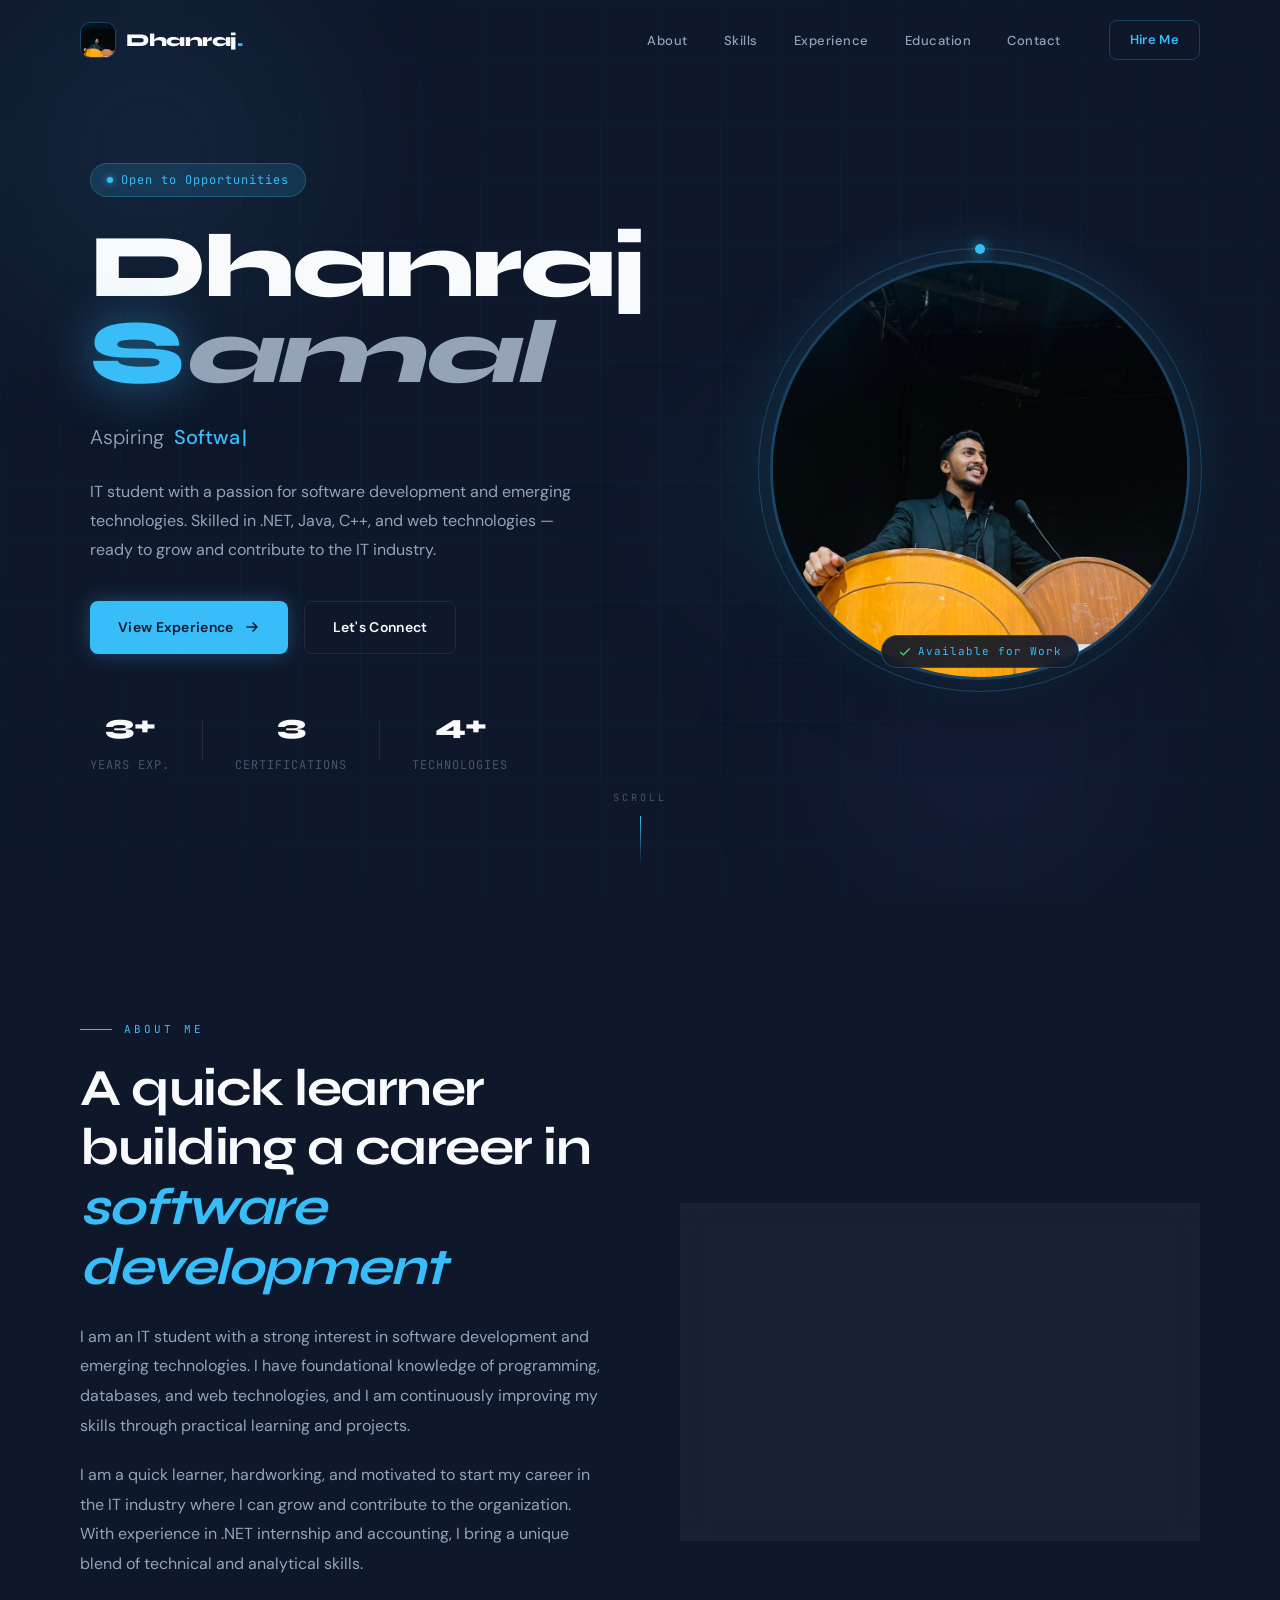
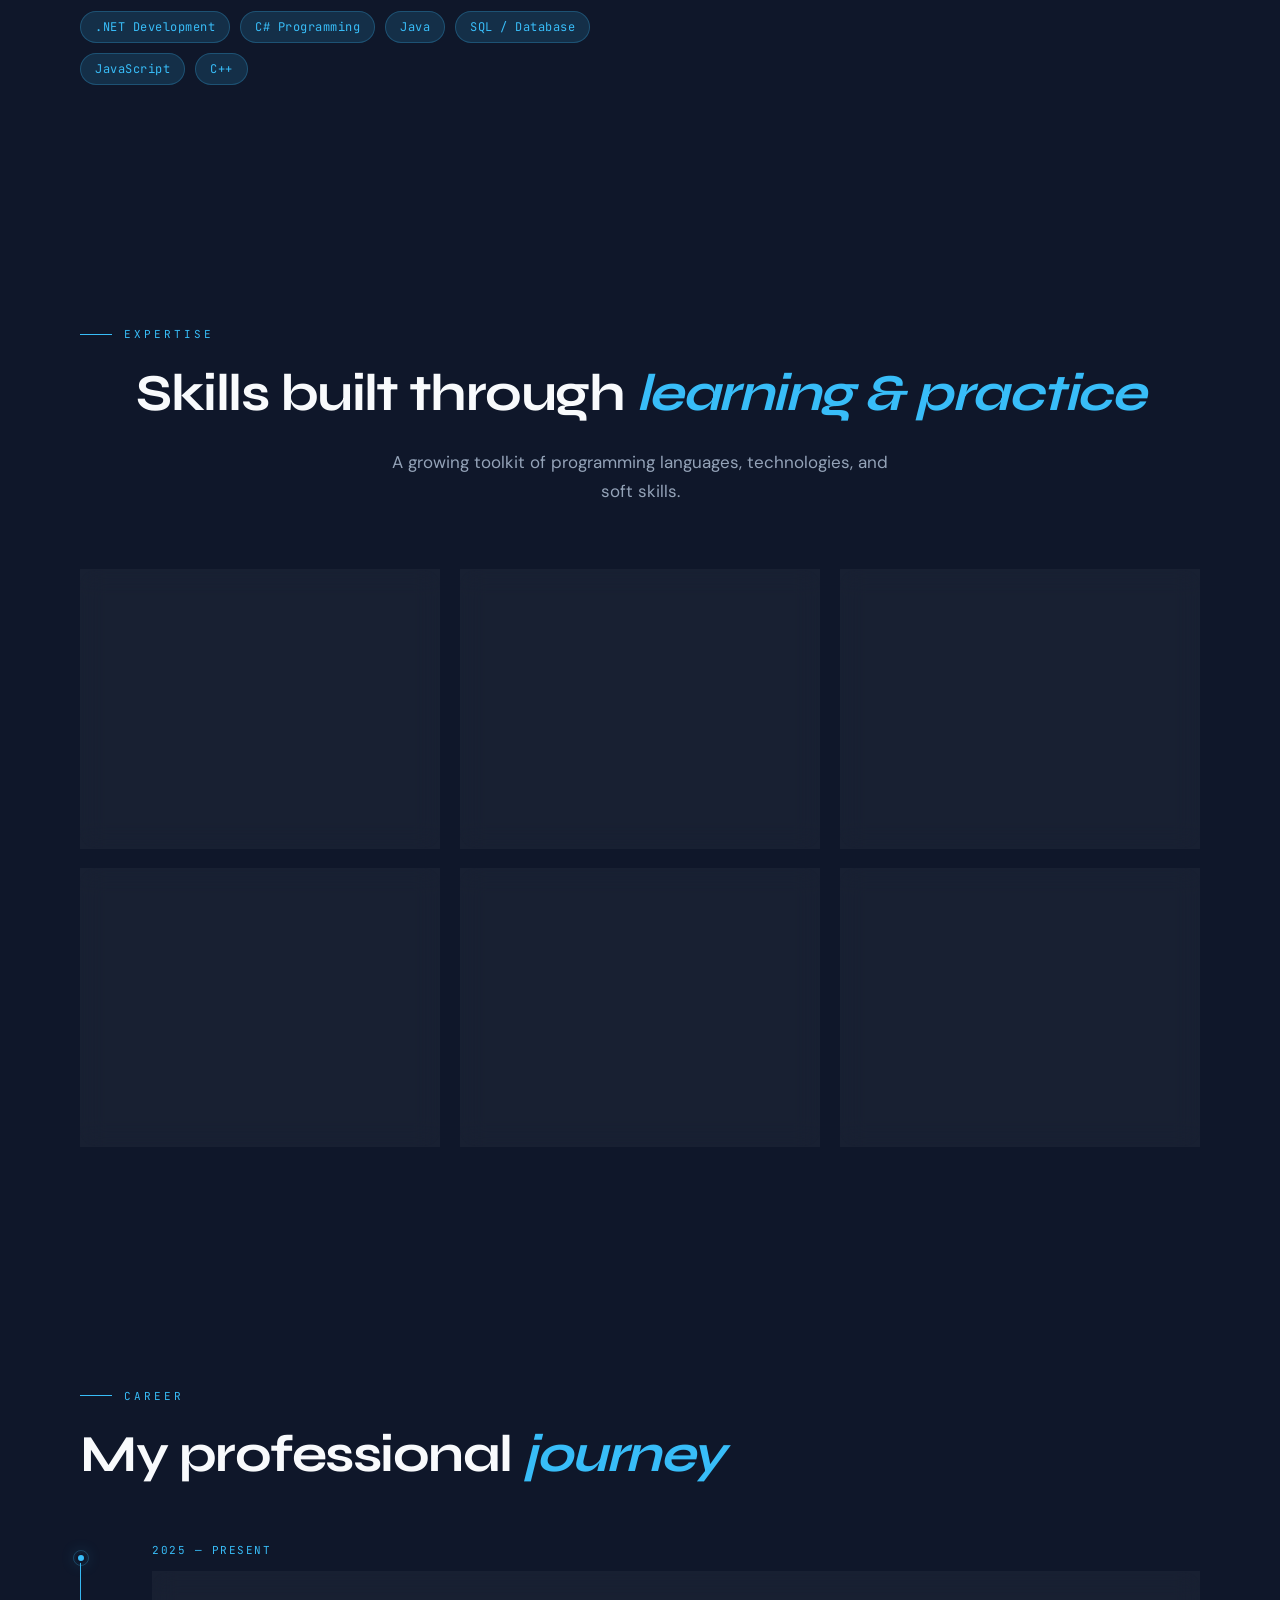
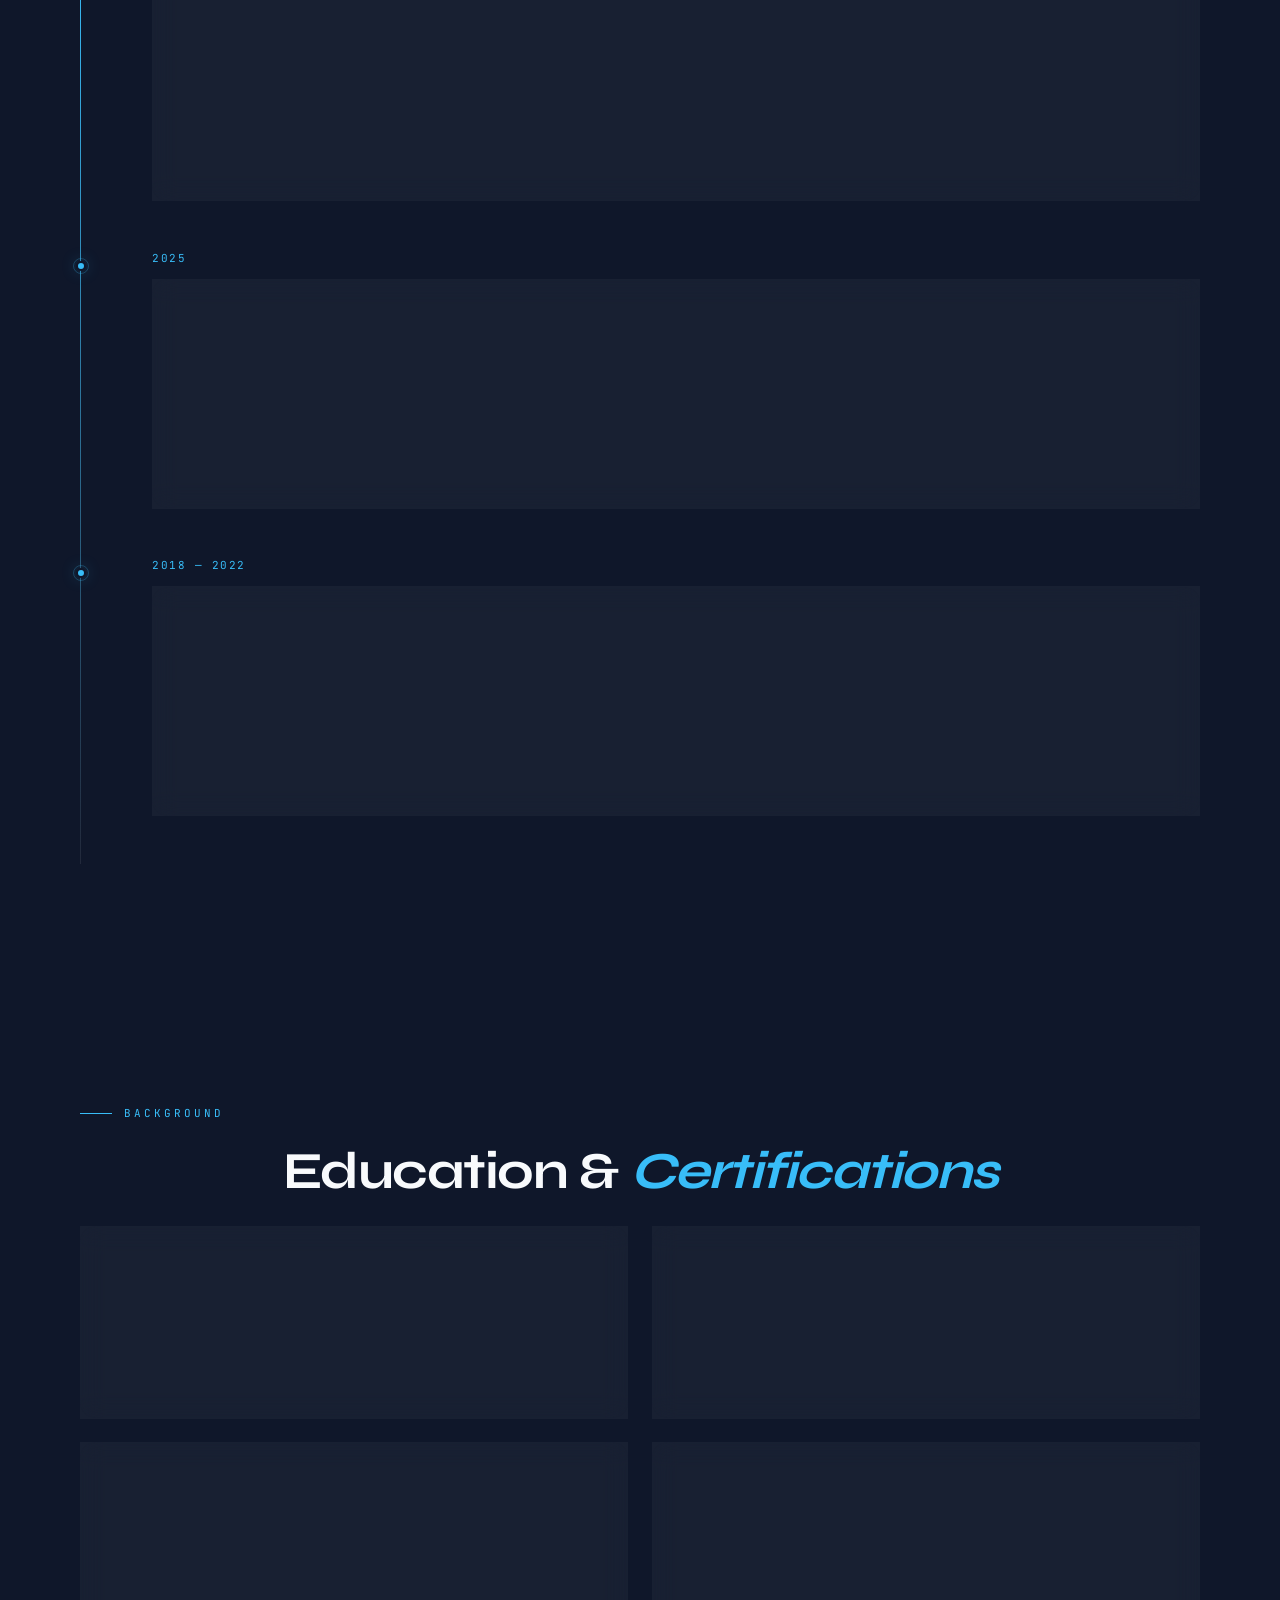
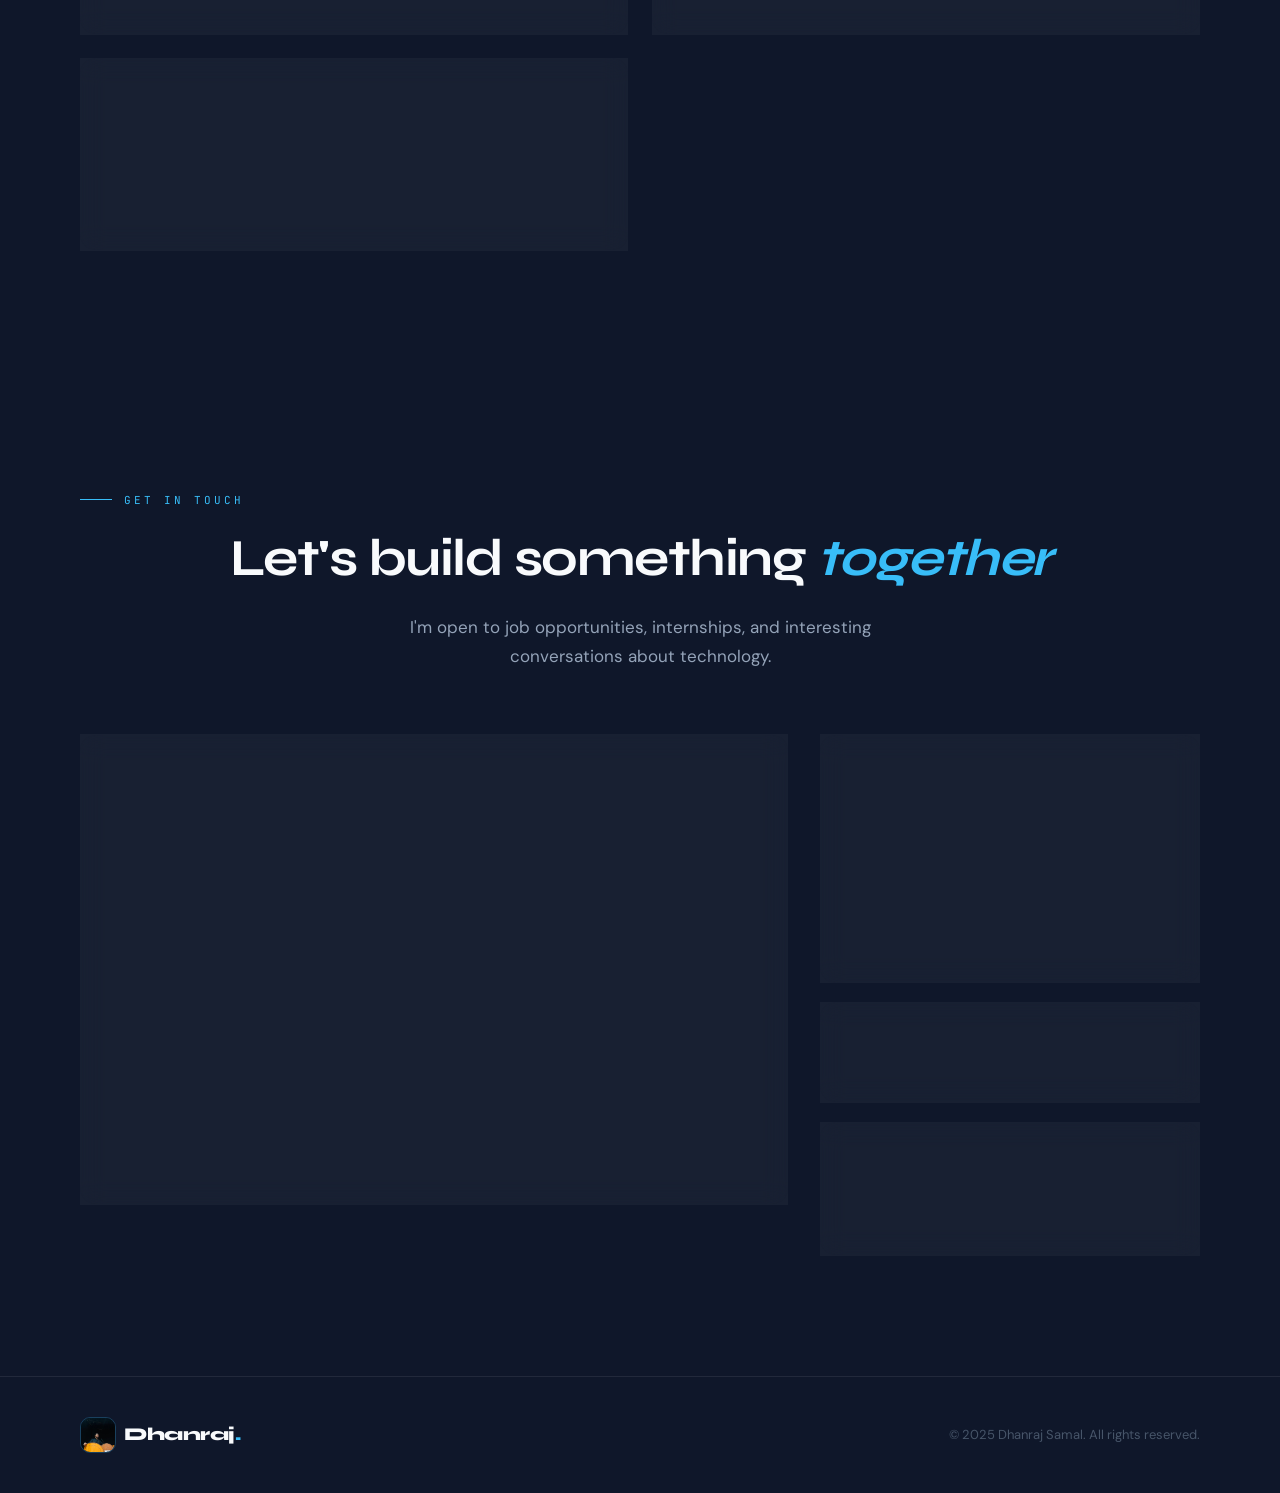
<file: frontend/index.html>
<!DOCTYPE html>
<html lang="en">
<head>
  <meta charset="UTF-8" />
  <meta name="viewport" content="width=device-width, initial-scale=1.0"/>

  <!-- Primary SEO -->
  <title>Dhanraj Samal — Aspiring .NET & Software Developer | Ahmedabad</title>
  <meta name="description" content="Dhanraj Samal is an aspiring software developer from Ahmedabad, Gujarat. BCA graduate skilled in .NET, C#, Java, SQL, JavaScript and C++. Open to full-time roles and internships." />
  <meta name="keywords" content="Dhanraj Samal, Software Developer, .NET Developer, C# Developer, Java, SQL, Ahmedabad, Gujarat, BCA, Parul University, Fresher Developer" />
  <meta name="author" content="Dhanraj Samal" />
  <meta name="robots" content="index, follow" />
  <link rel="canonical" href="https://dhanrajsamal.dev/" />

  <!-- Open Graph (Facebook, LinkedIn preview) -->
  <meta property="og:type" content="website" />
  <meta property="og:url" content="https://dhanrajsamal.dev/" />
  <meta property="og:title" content="Dhanraj Samal — Aspiring .NET & Software Developer" />
  <meta property="og:description" content="BCA graduate from Parul University. Skilled in .NET, C#, Java, SQL, JavaScript. Open to full-time roles and internships." />
  <meta property="og:image" content="/assets/images/profile.jpg" />

  <!-- Twitter Card -->
  <meta name="twitter:card" content="summary_large_image" />
  <meta name="twitter:title" content="Dhanraj Samal — Aspiring Software Developer" />
  <meta name="twitter:description" content="BCA graduate skilled in .NET, C#, Java, SQL. Open to opportunities." />
  <meta name="twitter:image" content="/assets/images/profile.jpg" />

  <!-- Theme color for mobile browser -->
  <meta name="theme-color" content="#0F172A" />

  <link rel="stylesheet" href="style.css" />
  <link rel="preconnect" href="https://fonts.googleapis.com">
  <link rel="preconnect" href="https://fonts.gstatic.com" crossorigin>
  <link href="https://fonts.googleapis.com/css2?family=Syne:wght@400;500;600;700;800&family=DM+Sans:ital,wght@0,300;0,400;0,500;1,300&family=JetBrains+Mono:wght@300;400&display=swap" rel="stylesheet">
</head>
<body>

  <!-- Preloader -->
  <div class="preloader" id="preloader">
    <div class="preloader-inner">
      <div class="preloader-logo">
        <img src="/assets/images/profile.jpg" alt="Dhanraj Samal" class="preloader-logo-img" />
      </div>
      <div class="preloader-bar"><div class="preloader-fill" id="preloaderFill"></div></div>
      <p class="preloader-text" id="preloaderText">Initializing...</p>
    </div>
  </div>

  <!-- Scroll Progress -->
  <div class="scroll-progress" id="scrollProgress"></div>

  <!-- Navbar -->
  <nav class="navbar" id="navbar">
    <div class="nav-container">
      <a href="#hero" class="nav-logo">
        <img src="/assets/images/profile.jpg" alt="DS" class="nav-logo-img" />
        <span class="logo-text">Dhanraj<span class="logo-dot">.</span></span>
      </a>
      <ul class="nav-links" id="navLinks">
        <li><a href="#about" class="nav-link">About</a></li>
        <li><a href="#skills" class="nav-link">Skills</a></li>
        <li><a href="#experience" class="nav-link">Experience</a></li>
        <li><a href="#education" class="nav-link">Education</a></li>
        <li><a href="#contact" class="nav-link">Contact</a></li>
      </ul>
      <a href="#contact" class="nav-cta">Hire Me</a>
      <button class="hamburger" id="hamburger" aria-label="Toggle menu">
        <span></span><span></span><span></span>
      </button>
    </div>
  </nav>

  <!-- Hero Section -->
  <section class="hero" id="hero">
    <div class="hero-bg">
      <div class="hero-orb orb-1"></div>
      <div class="hero-orb orb-2"></div>
      <div class="hero-orb orb-3"></div>
      <div class="hero-grid"></div>
    </div>
    <div class="hero-content">
      <div class="hero-left">
      <div class="hero-badge">
        <span class="badge-dot"></span>
        Open to Opportunities
      </div>
      <h1 class="hero-name">
        <span class="name-line name-first">Dhanraj</span>
        <span class="name-line name-last"><em class="name-highlight">S</em>amal</span>
      </h1>
      <div class="hero-roles">
        <span class="role-static">Aspiring</span>
        <span class="typing-wrapper">
          <span class="typing-text" id="typingText"></span>
          <span class="typing-cursor">|</span>
        </span>
      </div>
      <p class="hero-description">
        IT student with a passion for software development and emerging technologies. Skilled in .NET, Java, C++, and web technologies — ready to grow and contribute to the IT industry.
      </p>
      <div class="hero-actions">
        <a href="#experience" class="btn btn-primary">
          <span>View Experience</span>
          <svg width="16" height="16" viewBox="0 0 16 16" fill="none"><path d="M3 8H13M13 8L9 4M13 8L9 12" stroke="currentColor" stroke-width="1.5" stroke-linecap="round" stroke-linejoin="round"/></svg>
        </a>
        <a href="#contact" class="btn btn-ghost">Let's Connect</a>
      </div>
      <div class="hero-stats">
        <div class="stat"><span class="stat-number">3+</span><span class="stat-label">Years Exp.</span></div>
        <div class="stat-divider"></div>
        <div class="stat"><span class="stat-number">3</span><span class="stat-label">Certifications</span></div>
        <div class="stat-divider"></div>
        <div class="stat"><span class="stat-number">4+</span><span class="stat-label">Technologies</span></div>
      </div>
      </div>
      <div class="hero-right">
        <div class="hero-photo-wrap">
          <div class="hero-photo-ring"></div>
          <img
            src="/assets/images/profile.jpg"
            alt="Dhanraj Samal"
            class="hero-photo"
          />
          <div class="hero-photo-badge">
            <svg width="14" height="14" viewBox="0 0 24 24" fill="none" stroke="currentColor" stroke-width="2"><polyline points="20 6 9 17 4 12"/></svg>
            Available for Work
          </div>
        </div>
      </div>
    </div>
    <div class="hero-scroll-hint">
      <span>Scroll</span>
      <div class="scroll-line"></div>
    </div>
  </section>

  <!-- About Section -->
  <section class="about section" id="about">
    <div class="container">
      <div class="section-label reveal">About Me</div>
      <div class="about-grid">
        <div class="about-text reveal">
          <h2 class="section-heading">A quick learner building a career in <em>software development</em></h2>
          <p>I am an IT student with a strong interest in software development and emerging technologies. I have foundational knowledge of programming, databases, and web technologies, and I am continuously improving my skills through practical learning and projects.</p>
          <p>I am a quick learner, hardworking, and motivated to start my career in the IT industry where I can grow and contribute to the organization. With experience in .NET internship and accounting, I bring a unique blend of technical and analytical skills.</p>
          <div class="about-tags">
            <span class="tag">.NET Development</span>
            <span class="tag">C# Programming</span>
            <span class="tag">Java</span>
            <span class="tag">SQL / Database</span>
            <span class="tag">JavaScript</span>
            <span class="tag">C++</span>
          </div>
        </div>
        <div class="about-visual reveal">
          <div class="about-card glass-card">
            <div class="about-avatar">
              <div class="avatar-ring"></div>
              <img
                src="/assets/images/profile.jpg"
                alt="Dhanraj Samal"
                class="avatar-photo"
              />
            </div>
            <div class="about-facts">
              <div class="fact">
                <svg width="18" height="18" viewBox="0 0 24 24" fill="none" stroke="currentColor" stroke-width="1.5"><path d="M12 2C8.13 2 5 5.13 5 9c0 5.25 7 13 7 13s7-7.75 7-13c0-3.87-3.13-7-7-7z"/><circle cx="12" cy="9" r="2.5"/></svg>
                <span>Ahmedabad, Gujarat</span>
              </div>
              <div class="fact">
                <svg width="18" height="18" viewBox="0 0 24 24" fill="none" stroke="currentColor" stroke-width="1.5"><rect x="2" y="7" width="20" height="14" rx="2"/><path d="M16 7V5a2 2 0 0 0-2-2h-4a2 2 0 0 0-2 2v2"/></svg>
                <span>Fresher — Open to Work</span>
              </div>
              <div class="fact">
                <svg width="18" height="18" viewBox="0 0 24 24" fill="none" stroke="currentColor" stroke-width="1.5"><path d="M22 16.92v3a2 2 0 0 1-2.18 2 19.79 19.79 0 0 1-8.63-3.07 19.5 19.5 0 0 1-6-6 19.79 19.79 0 0 1-3.07-8.67A2 2 0 0 1 4.11 2h3a2 2 0 0 1 2 1.72 12.84 12.84 0 0 0 .7 2.81 2 2 0 0 1-.45 2.11L8.09 9.91a16 16 0 0 0 6 6l1.27-1.27a2 2 0 0 1 2.11-.45 12.84 12.84 0 0 0 2.81.7A2 2 0 0 1 22 16.92z"/></svg>
                <span>+91 9376495990</span>
              </div>
              <div class="fact">
                <svg width="18" height="18" viewBox="0 0 24 24" fill="none" stroke="currentColor" stroke-width="1.5"><path d="M4 4h16c1.1 0 2 .9 2 2v12c0 1.1-.9 2-2 2H4c-1.1 0-2-.9-2-2V6c0-1.1.9-2 2-2z"/><polyline points="22,6 12,13 2,6"/></svg>
                <span>dhanrajsamal2002@gmail.com</span>
              </div>
            </div>
          </div>
        </div>
      </div>
    </div>
  </section>

  <!-- Skills Section -->
  <section class="skills section" id="skills">
    <div class="container">
      <div class="section-label reveal">Expertise</div>
      <h2 class="section-heading centered reveal">Skills built through <em>learning & practice</em></h2>
      <p class="section-subtext reveal">A growing toolkit of programming languages, technologies, and soft skills.</p>

      <div class="skills-grid">

        <!-- .NET / C# -->
        <div class="skill-card reveal" data-delay="0">
          <div class="skill-card-inner">
            <div class="skill-logo-wrap" style="background: rgba(98,0,238,0.12); border-color: rgba(98,0,238,0.3);">
              <!-- .NET official logo -->
              <svg width="36" height="36" viewBox="0 0 24 24" xmlns="http://www.w3.org/2000/svg" fill="#7B2FBE">
                <path d="M2.5 5.5A.5.5 0 0 1 3 5h18a.5.5 0 0 1 .5.5v13a.5.5 0 0 1-.5.5H3a.5.5 0 0 1-.5-.5v-13zm1 .5v12h17V6h-17z" opacity=".3"/>
                <path d="M5.5 8.5h1.25l3.5 5.25V8.5H11.5v7h-1.25L6.75 10.25V15.5H5.5v-7zm6.5 0h4.5v1.25h-3.25v1.75h3v1.25h-3v1.5h3.25V15.5H12v-7zm-8.5 3.25a.75.75 0 1 1 1.5 0 .75.75 0 0 1-1.5 0z"/>
              </svg>
            </div>
            <div class="skill-card-body">
              <div class="skill-card-header">
                <h3>.NET / C#</h3>
                <span class="skill-level">Intermediate</span>
              </div>
              <p>Application development using .NET technologies, coding, debugging, and testing modules in real-time projects.</p>
              <div class="skill-progress">
                <div class="progress-track">
                  <div class="progress-bar" data-width="75"></div>
                </div>
                <span>75%</span>
              </div>
            </div>
          </div>
        </div>

        <!-- SQL -->
        <div class="skill-card reveal" data-delay="100">
          <div class="skill-card-inner">
            <div class="skill-logo-wrap" style="background: rgba(0,117,143,0.12); border-color: rgba(0,117,143,0.3);">
              <svg width="36" height="36" viewBox="0 0 24 24" fill="none" stroke="#00758F" stroke-width="1.5" stroke-linecap="round" stroke-linejoin="round">
                <ellipse cx="12" cy="5" rx="9" ry="3"/>
                <path d="M3 5v4c0 1.66 4 3 9 3s9-1.34 9-3V5"/>
                <path d="M3 9v4c0 1.66 4 3 9 3s9-1.34 9-3V9"/>
                <path d="M3 13v4c0 1.66 4 3 9 3s9-1.34 9-3v-4"/>
              </svg>
            </div>
            <div class="skill-card-body">
              <div class="skill-card-header">
                <h3>SQL / Database</h3>
                <span class="skill-level">Intermediate</span>
              </div>
              <p>Database fundamentals, query writing, and managing data with strong understanding of SDLC and data maintenance.</p>
              <div class="skill-progress">
                <div class="progress-track">
                  <div class="progress-bar" data-width="70"></div>
                </div>
                <span>70%</span>
              </div>
            </div>
          </div>
        </div>

        <!-- Java -->
        <div class="skill-card reveal" data-delay="200">
          <div class="skill-card-inner">
            <div class="skill-logo-wrap" style="background: rgba(248,152,32,0.12); border-color: rgba(248,152,32,0.3);">
              <!-- Java cup icon -->
              <svg width="36" height="36" viewBox="0 0 24 24" fill="none" stroke="#F89820" stroke-width="1.5" stroke-linecap="round" stroke-linejoin="round">
                <path d="M8 19h8M12 19v2M7 15c-1.5-1-3-2.5-3-5 0-4 3.5-7 8-7s8 3 8 7c0 2.5-1.5 4-3 5"/>
                <path d="M9 9c0 0 .5 2 3 2s3-2 3-2"/>
                <path d="M6 19h12"/>
              </svg>
            </div>
            <div class="skill-card-body">
              <div class="skill-card-header">
                <h3>Java</h3>
                <span class="skill-level">Intermediate</span>
              </div>
              <p>Object-oriented programming with Java, building logic-driven applications and understanding core programming concepts.</p>
              <div class="skill-progress">
                <div class="progress-track">
                  <div class="progress-bar" data-width="65"></div>
                </div>
                <span>65%</span>
              </div>
            </div>
          </div>
        </div>

        <!-- JavaScript -->
        <div class="skill-card reveal" data-delay="300">
          <div class="skill-card-inner">
            <div class="skill-logo-wrap" style="background: rgba(247,223,30,0.12); border-color: rgba(247,223,30,0.3);">
              <!-- JavaScript logo -->
              <svg width="36" height="36" viewBox="0 0 24 24" xmlns="http://www.w3.org/2000/svg" fill="#F7DF1E">
                <path d="M0 0h24v24H0V0zm22.034 18.276c-.175-1.095-.888-2.015-3.003-2.873-.736-.345-1.554-.585-1.797-1.14-.091-.33-.105-.51-.046-.705.15-.646.915-.84 1.515-.66.39.12.75.42.976.9 1.034-.676 1.034-.676 1.755-1.125-.27-.42-.404-.601-.586-.78-.63-.705-1.469-1.065-2.834-1.034l-.705.089c-.676.165-1.32.525-1.71 1.005-1.14 1.291-.811 3.541.569 4.471 1.365 1.02 3.361 1.244 3.616 2.205.24 1.17-.87 1.545-1.966 1.41-.811-.18-1.26-.586-1.755-1.336l-1.83 1.051c.21.48.45.689.81 1.109 1.74 1.756 6.09 1.666 6.871-1.004.029-.09.24-.705.074-1.65l.046.067zm-8.983-7.245h-2.248c0 1.938-.009 3.864-.009 5.805 0 1.232.063 2.363-.138 2.711-.33.689-1.18.601-1.566.48-.396-.196-.597-.466-.83-.855-.063-.105-.11-.196-.127-.196l-1.825 1.125c.305.63.75 1.172 1.324 1.517.855.51 2.004.675 3.207.405.783-.226 1.458-.691 1.811-1.411.51-.93.402-2.07.397-3.346.012-2.054 0-4.109 0-6.179l.004-.056z"/>
              </svg>
            </div>
            <div class="skill-card-body">
              <div class="skill-card-header">
                <h3>JavaScript</h3>
                <span class="skill-level">Beginner</span>
              </div>
              <p>Web technologies and front-end scripting to build interactive and dynamic web pages and applications.</p>
              <div class="skill-progress">
                <div class="progress-track">
                  <div class="progress-bar" data-width="60"></div>
                </div>
                <span>60%</span>
              </div>
            </div>
          </div>
        </div>

        <!-- C++ -->
        <div class="skill-card reveal" data-delay="400">
          <div class="skill-card-inner">
            <div class="skill-logo-wrap" style="background: rgba(0,89,156,0.12); border-color: rgba(0,89,156,0.3);">
              <!-- C++ logo -->
              <svg width="36" height="36" viewBox="0 0 24 24" xmlns="http://www.w3.org/2000/svg" fill="#00599C">
                <path d="M22.394 6c-.167-.29-.398-.543-.652-.69L12.926.22c-.509-.294-1.34-.294-1.848 0L2.26 5.31c-.508.293-.923 1.013-.923 1.6v10.18c0 .294.104.62.271.91.167.29.398.543.652.69l8.816 5.09c.508.293 1.34.293 1.848 0l8.816-5.09c.254-.147.485-.4.652-.69.167-.29.27-.616.27-.91V6.91c.003-.294-.1-.62-.268-.91zM12 19.109c-3.92 0-7.109-3.189-7.109-7.109S8.08 4.891 12 4.891a7.133 7.133 0 0 1 6.156 3.552l-3.076 1.781A3.567 3.567 0 0 0 12 8.445c-1.96 0-3.554 1.595-3.554 3.555S10.04 15.555 12 15.555a3.57 3.57 0 0 0 3.08-1.778l3.077 1.78A7.135 7.135 0 0 1 12 19.109zm7.109-6.714h-.79v.79h-.79v-.79h-.79v-.79h.79v-.79h.79v.79h.79v.79zm2.962 0h-.79v.79h-.79v-.79h-.79v-.79h.79v-.79h.79v.79h.79v.79z"/>
              </svg>
            </div>
            <div class="skill-card-body">
              <div class="skill-card-header">
                <h3>C++</h3>
                <span class="skill-level">Intermediate</span>
              </div>
              <p>Core programming fundamentals using C++, data structures, and problem-solving with efficient algorithms.</p>
              <div class="skill-progress">
                <div class="progress-track">
                  <div class="progress-bar" data-width="65"></div>
                </div>
                <span>65%</span>
              </div>
            </div>
          </div>
        </div>

        <!-- Soft Skills -->
        <div class="skill-card reveal" data-delay="500">
          <div class="skill-card-inner">
            <div class="skill-logo-wrap" style="background: rgba(56,189,248,0.12); border-color: rgba(56,189,248,0.3);">
              <svg width="36" height="36" viewBox="0 0 24 24" fill="none" stroke="#38BDF8" stroke-width="1.5" stroke-linecap="round" stroke-linejoin="round">
                <path d="M17 21v-2a4 4 0 0 0-4-4H5a4 4 0 0 0-4 4v2"/>
                <circle cx="9" cy="7" r="4"/>
                <path d="M23 21v-2a4 4 0 0 0-3-3.87"/>
                <path d="M16 3.13a4 4 0 0 1 0 7.75"/>
              </svg>
            </div>
            <div class="skill-card-body">
              <div class="skill-card-header">
                <h3>Soft Skills</h3>
                <span class="skill-level">Strong</span>
              </div>
              <p>Leadership, teamwork, and strong communication in English, Gujarati, Hindi, and Telugu. Quick learner and hardworking.</p>
              <div class="skill-progress">
                <div class="progress-track">
                  <div class="progress-bar" data-width="85"></div>
                </div>
                <span>85%</span>
              </div>
            </div>
          </div>
        </div>

      </div>
    </div>
  </section>

  <!-- Experience Section -->
  <section class="experience section" id="experience">
    <div class="container">
      <div class="section-label reveal">Career</div>
      <h2 class="section-heading reveal">My professional <em>journey</em></h2>

      <div class="timeline">
        <div class="timeline-line"></div>

        <div class="timeline-item reveal">
          <div class="timeline-dot"></div>
          <div class="timeline-date">2025 — Present</div>
          <div class="timeline-content glass-card">
            <div class="timeline-header">
              <div>
                <h3>Fresher / .NET Developer</h3>
                <span class="timeline-company">Open to Opportunities</span>
              </div>
              <div class="timeline-badge">Fresher</div>
            </div>
            <p>Actively seeking opportunities in software development. Equipped with hands-on internship experience in .NET application development and a strong foundation in programming, databases, and web technologies.</p>
            <div class="timeline-tags">
              <span>.NET</span><span>C#</span><span>SQL</span><span>JavaScript</span>
            </div>
          </div>
        </div>

        <div class="timeline-item reveal">
          <div class="timeline-dot"></div>
          <div class="timeline-date">2025</div>
          <div class="timeline-content glass-card">
            <div class="timeline-header">
              <div>
                <h3>.NET Developer Intern</h3>
                <span class="timeline-company">Macadmic Solution</span>
              </div>
              <div class="timeline-badge">Internship</div>
            </div>
            <p>Worked on application development using .NET technologies. Assisted in coding, debugging, and testing modules, and collaborated with the team to support real-time project requirements.</p>
            <div class="timeline-tags">
              <span>.NET</span><span>C#</span><span>Debugging</span><span>Team Collaboration</span>
            </div>
          </div>
        </div>

        <div class="timeline-item reveal">
          <div class="timeline-dot"></div>
          <div class="timeline-date">2018 — 2022</div>
          <div class="timeline-content glass-card">
            <div class="timeline-header">
              <div>
                <h3>Junior Accountant</h3>
                <span class="timeline-company">Gavrila Tradelink Pvt Ltd.</span>
              </div>
              <div class="timeline-badge">Full-time</div>
            </div>
            <p>Assisted in daily accounting tasks, invoice handling, and maintaining financial records while supporting the senior accountant. Developed strong attention to detail and organizational skills.</p>
            <div class="timeline-tags">
              <span>Accounting</span><span>Invoice Handling</span><span>Financial Records</span><span>Data Management</span>
            </div>
          </div>
        </div>

      </div>
    </div>
  </section>

  <!-- Education Section -->
  <section class="education section" id="education">
    <div class="container">
      <div class="section-label reveal">Background</div>
      <h2 class="section-heading centered reveal">Education & <em>Certifications</em></h2>

      <div class="edu-grid">
        <div class="edu-card glass-card reveal" data-delay="0">
          <div class="edu-icon">
            <svg width="24" height="24" viewBox="0 0 24 24" fill="none" stroke="currentColor" stroke-width="1.5" stroke-linecap="round" stroke-linejoin="round"><path d="M22 10v6M2 10l10-5 10 5-10 5z"/><path d="M6 12v5c3.33 1.67 8.67 1.67 12 0v-5"/></svg>
          </div>
          <div class="edu-body">
            <h3>Bachelor of Computer Applications (BCA)</h3>
            <span class="edu-inst">Parul University</span>
            <span class="edu-year">2022 — 2025</span>
            <p>Studied core computer science subjects including programming, databases, software engineering, and web technologies.</p>
          </div>
        </div>

        <div class="edu-card glass-card reveal" data-delay="100">
          <div class="edu-icon">
            <svg width="24" height="24" viewBox="0 0 24 24" fill="none" stroke="currentColor" stroke-width="1.5" stroke-linecap="round" stroke-linejoin="round"><path d="M4 19.5A2.5 2.5 0 0 1 6.5 17H20"/><path d="M6.5 2H20v20H6.5A2.5 2.5 0 0 1 4 19.5v-15A2.5 2.5 0 0 1 6.5 2z"/></svg>
          </div>
          <div class="edu-body">
            <h3>Commerce (12th Standard)</h3>
            <span class="edu-inst">NIOS Board</span>
            <span class="edu-year">2021 — 2022</span>
            <p>Completed higher secondary education with Commerce stream, building a strong foundation in business and analytical thinking.</p>
          </div>
        </div>

        <div class="edu-card glass-card reveal" data-delay="200">
          <div class="edu-icon">
            <svg width="24" height="24" viewBox="0 0 24 24" fill="none" stroke="currentColor" stroke-width="1.5" stroke-linecap="round" stroke-linejoin="round"><circle cx="12" cy="8" r="6"/><path d="M15.477 12.89L17 22l-5-3-5 3 1.523-9.11"/></svg>
          </div>
          <div class="edu-body">
            <h3>.NET Developer Internship Certificate</h3>
            <span class="edu-inst">Macadmic Solution</span>
            <span class="edu-year">2025 (6 Months)</span>
            <p>Certified completion of a 6-month .NET Developer internship covering application development, coding, and real-time project work.</p>
          </div>
        </div>

        <div class="edu-card glass-card reveal" data-delay="300">
          <div class="edu-icon">
            <svg width="24" height="24" viewBox="0 0 24 24" fill="none" stroke="currentColor" stroke-width="1.5" stroke-linecap="round" stroke-linejoin="round"><ellipse cx="12" cy="5" rx="9" ry="3"/><path d="M21 12c0 1.66-4 3-9 3s-9-1.34-9-3"/><path d="M3 5v14c0 1.66 4 3 9 3s9-1.34 9-3V5"/></svg>
          </div>
          <div class="edu-body">
            <h3>SQL / Database Fundamentals</h3>
            <span class="edu-inst">Certification</span>
            <span class="edu-year">2025</span>
            <p>Certified in SQL and database fundamentals covering query writing, data management, and relational database concepts.</p>
          </div>
        </div>

        <div class="edu-card glass-card reveal" data-delay="400">
          <div class="edu-icon">
            <svg width="24" height="24" viewBox="0 0 24 24" fill="none" stroke="currentColor" stroke-width="1.5" stroke-linecap="round" stroke-linejoin="round"><rect x="3" y="3" width="18" height="18" rx="3"/><path d="M9 8l-3 4 3 4M15 8l3 4-3 4M13 6l-2 12"/></svg>
          </div>
          <div class="edu-body">
            <h3>C# Programming Certification</h3>
            <span class="edu-inst">Certification</span>
            <span class="edu-year">2025</span>
            <p>Certified in C# programming covering object-oriented concepts, .NET framework, and application development fundamentals.</p>
          </div>
        </div>

      </div>
    </div>
  </section>

  <!-- Contact Section -->
  <section class="contact section" id="contact">
    <div class="container">
      <div class="section-label reveal">Get In Touch</div>
      <h2 class="section-heading centered reveal">Let's build something <em>together</em></h2>
      <p class="section-subtext reveal">I'm open to job opportunities, internships, and interesting conversations about technology.</p>

      <div class="contact-grid">
        <div class="contact-form-wrap reveal">
          <form class="contact-form glass-card" id="contactForm">
            <div class="form-row">
              <div class="form-group">
                <label>Your Name</label>
                <input type="text" placeholder="Your Name" required />
              </div>
              <div class="form-group">
                <label>Email Address</label>
                <input type="email" placeholder="your@email.com" required />
              </div>
            </div>
            <div class="form-group">
              <label>Subject</label>
              <input type="text" placeholder="Job Opportunity / Project Inquiry" />
            </div>
            <div class="form-group">
              <label>Message</label>
              <textarea placeholder="Tell me about the opportunity or project..." rows="5" required></textarea>
            </div>
            <button type="submit" class="btn btn-primary btn-full">
              <span>Send Message</span>
              <svg width="16" height="16" viewBox="0 0 24 24" fill="none" stroke="currentColor" stroke-width="2"><line x1="22" y1="2" x2="11" y2="13"/><polygon points="22 2 15 22 11 13 2 9 22 2"/></svg>
            </button>
          </form>
        </div>

        <div class="contact-info reveal">
          <div class="contact-detail glass-card">
            <h3>Let's connect</h3>
            <p>Whether you have a job opportunity, project, or just want to say hi — I'm always open to new conversations.</p>
            <div class="social-links">
              <a href="https://www.linkedin.com/in/dhanraj-samal-627b73245?utm_source=share_via&utm_content=profile&utm_medium=member_ios" target="_blank" class="social-link" aria-label="LinkedIn">
                <svg width="20" height="20" viewBox="0 0 24 24" fill="currentColor"><path d="M20.447 20.452h-3.554v-5.569c0-1.328-.027-3.037-1.852-3.037-1.853 0-2.136 1.445-2.136 2.939v5.667H9.351V9h3.414v1.561h.046c.477-.9 1.637-1.85 3.37-1.85 3.601 0 4.267 2.37 4.267 5.455v6.286zM5.337 7.433a2.062 2.062 0 0 1-2.063-2.065 2.064 2.064 0 1 1 2.063 2.065zm1.782 13.019H3.555V9h3.564v11.452zM22.225 0H1.771C.792 0 0 .774 0 1.729v20.542C0 23.227.792 24 1.771 24h20.451C23.2 24 24 23.227 24 22.271V1.729C24 .774 23.2 0 22.222 0h.003z"/></svg>
              </a>
              <a href="mailto:dhanrajsamal2002@gmail.com" class="social-link" aria-label="Email">
                <svg width="20" height="20" viewBox="0 0 24 24" fill="none" stroke="currentColor" stroke-width="2"><path d="M4 4h16c1.1 0 2 .9 2 2v12c0 1.1-.9 2-2 2H4c-1.1 0-2-.9-2-2V6c0-1.1.9-2 2-2z"/><polyline points="22,6 12,13 2,6"/></svg>
              </a>
              <a href="tel:+919376495990" class="social-link" aria-label="Phone">
                <svg width="20" height="20" viewBox="0 0 24 24" fill="none" stroke="currentColor" stroke-width="2"><path d="M22 16.92v3a2 2 0 0 1-2.18 2 19.79 19.79 0 0 1-8.63-3.07 19.5 19.5 0 0 1-6-6 19.79 19.79 0 0 1-3.07-8.67A2 2 0 0 1 4.11 2h3a2 2 0 0 1 2 1.72 12.84 12.84 0 0 0 .7 2.81 2 2 0 0 1-.45 2.11L8.09 9.91a16 16 0 0 0 6 6l1.27-1.27a2 2 0 0 1 2.11-.45 12.84 12.84 0 0 0 2.81.7A2 2 0 0 1 22 16.92z"/></svg>
              </a>
              <a href="https://wa.me/919376495990" target="_blank" class="social-link" aria-label="WhatsApp">
                <svg width="20" height="20" viewBox="0 0 24 24" fill="currentColor"><path d="M17.472 14.382c-.297-.149-1.758-.867-2.03-.967-.273-.099-.471-.148-.67.15-.197.297-.767.966-.94 1.164-.173.199-.347.223-.644.075-.297-.15-1.255-.463-2.39-1.475-.883-.788-1.48-1.761-1.653-2.059-.173-.297-.018-.458.13-.606.134-.133.298-.347.446-.52.149-.174.198-.298.298-.497.099-.198.05-.371-.025-.52-.075-.149-.669-1.612-.916-2.207-.242-.579-.487-.5-.669-.51-.173-.008-.371-.01-.57-.01-.198 0-.52.074-.792.372-.272.297-1.04 1.016-1.04 2.479 0 1.462 1.065 2.875 1.213 3.074.149.198 2.096 3.2 5.077 4.487.709.306 1.262.489 1.694.625.712.227 1.36.195 1.871.118.571-.085 1.758-.719 2.006-1.413.248-.694.248-1.289.173-1.413-.074-.124-.272-.198-.57-.347m-5.421 7.403h-.004a9.87 9.87 0 0 1-5.031-1.378l-.361-.214-3.741.982.998-3.648-.235-.374a9.86 9.86 0 0 1-1.51-5.26c.001-5.45 4.436-9.884 9.888-9.884 2.64 0 5.122 1.03 6.988 2.898a9.825 9.825 0 0 1 2.893 6.994c-.003 5.45-4.437 9.884-9.885 9.884m8.413-18.297A11.815 11.815 0 0 0 12.05 0C5.495 0 .16 5.335.157 11.892c0 2.096.547 4.142 1.588 5.945L.057 24l6.305-1.654a11.882 11.882 0 0 0 5.683 1.448h.005c6.554 0 11.89-5.335 11.893-11.893a11.821 11.821 0 0 0-3.48-8.413z"/></svg>
              </a>
            </div>
          </div>
          <div class="availability-card glass-card">
            <div class="avail-dot"></div>
            <div>
              <h4>Available Now</h4>
              <p>Actively looking for full-time roles & internships</p>
            </div>
          </div>
          <div class="contact-detail glass-card" style="padding: 20px 28px;">
            <div class="fact" style="margin-bottom: 10px;">
              <svg width="18" height="18" viewBox="0 0 24 24" fill="none" stroke="currentColor" stroke-width="1.5"><path d="M22 16.92v3a2 2 0 0 1-2.18 2 19.79 19.79 0 0 1-8.63-3.07 19.5 19.5 0 0 1-6-6 19.79 19.79 0 0 1-3.07-8.67A2 2 0 0 1 4.11 2h3a2 2 0 0 1 2 1.72 12.84 12.84 0 0 0 .7 2.81 2 2 0 0 1-.45 2.11L8.09 9.91a16 16 0 0 0 6 6l1.27-1.27a2 2 0 0 1 2.11-.45 12.84 12.84 0 0 0 2.81.7A2 2 0 0 1 22 16.92z"/></svg>
              <span>+91 9376495990</span>
            </div>
            <div class="fact" style="margin-bottom: 10px;">
              <svg width="18" height="18" viewBox="0 0 24 24" fill="none" stroke="currentColor" stroke-width="1.5"><path d="M4 4h16c1.1 0 2 .9 2 2v12c0 1.1-.9 2-2 2H4c-1.1 0-2-.9-2-2V6c0-1.1.9-2 2-2z"/><polyline points="22,6 12,13 2,6"/></svg>
              <span>dhanrajsamal2002@gmail.com</span>
            </div>
            <div class="fact">
              <svg width="18" height="18" viewBox="0 0 24 24" fill="none" stroke="currentColor" stroke-width="1.5"><path d="M12 2C8.13 2 5 5.13 5 9c0 5.25 7 13 7 13s7-7.75 7-13c0-3.87-3.13-7-7-7z"/><circle cx="12" cy="9" r="2.5"/></svg>
              <span>73, Ahmedabad, Gujarat</span>
            </div>
          </div>
        </div>
      </div>
    </div>
  </section>

  <!-- Footer -->
  <footer class="footer">
    <div class="container">
      <div class="footer-inner">
        <span class="footer-logo">
          <img src="/assets/images/profile.jpg" alt="DS" class="nav-logo-img" style="margin-right:8px;" />
          Dhanraj<span class="logo-dot">.</span>
        </span>
        <p>© 2025 Dhanraj Samal. All rights reserved.</p>
      </div>
    </div>
  </footer>

  <!-- Back to Top -->
  <button class="back-to-top" id="backToTop" aria-label="Back to top">
    <svg width="18" height="18" viewBox="0 0 24 24" fill="none" stroke="currentColor" stroke-width="2"><path d="M18 15l-6-6-6 6"/></svg>
  </button>

  <script src="script.js"></script>
</body>
</html>
</file>
<file: style.css>
/* ==============================
   CSS Variables & Reset
   ============================== */
:root {
  --bg: #0F172A;
  --bg-2: #111827;
  --bg-glass: rgba(255, 255, 255, 0.04);
  --bg-glass-hover: rgba(255, 255, 255, 0.07);
  --text: #F8FAFC;
  --text-muted: #94A3B8;
  --text-dim: #475569;
  --accent: #38BDF8;
  --accent-dim: rgba(56, 189, 248, 0.15);
  --accent-glow: rgba(56, 189, 248, 0.3);
  --accent-bright: #7DD3FC;
  --border: rgba(255, 255, 255, 0.08);
  --border-accent: rgba(56, 189, 248, 0.25);
  --shadow-sm: 0 2px 8px rgba(0,0,0,0.3);
  --shadow-md: 0 8px 32px rgba(0,0,0,0.4);
  --shadow-lg: 0 24px 64px rgba(0,0,0,0.5);
  --shadow-glow: 0 0 40px rgba(56, 189, 248, 0.2);
  --radius-sm: 8px;
  --radius-md: 16px;
  --radius-lg: 24px;
  --font-display: 'Syne', sans-serif;
  --font-body: 'DM Sans', sans-serif;
  --font-mono: 'JetBrains Mono', monospace;
  --transition: 0.3s cubic-bezier(0.4, 0, 0.2, 1);
  --transition-spring: 0.5s cubic-bezier(0.34, 1.56, 0.64, 1);
}

*, *::before, *::after { box-sizing: border-box; margin: 0; padding: 0; }

html {
  scroll-behavior: smooth;
  scrollbar-width: thin;
  scrollbar-color: var(--accent-dim) transparent;
  overflow-x: hidden;
}

::-webkit-scrollbar { width: 4px; }
::-webkit-scrollbar-track { background: transparent; }
::-webkit-scrollbar-thumb { background: var(--accent-dim); border-radius: 2px; }
::-webkit-scrollbar-thumb:hover { background: var(--accent-glow); }

body {
  background: var(--bg);
  color: var(--text);
  font-family: var(--font-body);
  font-size: 16px;
  line-height: 1.7;
  overflow-x: hidden;
  cursor: auto;
}

body.preloading { overflow: hidden; }

img, video { max-width: 100%; display: block; }
a { color: inherit; text-decoration: none; }
button { border: none; background: none; cursor: pointer; font-family: inherit; }
ul { list-style: none; }

/* ==============================
   Preloader
   ============================== */
.preloader {
  position: fixed; inset: 0;
  background: var(--bg);
  z-index: 9998;
  display: flex;
  align-items: center;
  justify-content: center;
  transition: opacity 0.6s ease, visibility 0.6s ease;
}

.preloader.hidden { opacity: 0; visibility: hidden; }

.preloader-inner {
  text-align: center;
  display: flex;
  flex-direction: column;
  align-items: center;
  gap: 24px;
}

.preloader-logo {
  display: flex;
  align-items: center;
  justify-content: center;
  animation: pulse 1.2s ease-in-out infinite;
}

@keyframes pulse {
  0%, 100% { opacity: 1; transform: scale(1); }
  50% { opacity: 0.7; transform: scale(0.95); }
}

.preloader-bar {
  width: 200px; height: 2px;
  background: var(--border);
  border-radius: 1px;
  overflow: hidden;
}

.preloader-fill {
  height: 100%;
  background: linear-gradient(90deg, var(--accent), var(--accent-bright));
  width: 0%;
  transition: width 0.1s linear;
  box-shadow: 0 0 8px var(--accent);
}

.preloader-text {
  font-family: var(--font-mono);
  font-size: 11px;
  color: var(--text-dim);
  letter-spacing: 2px;
  text-transform: uppercase;
}

/* ==============================
   Scroll Progress
   ============================== */
.scroll-progress {
  position: fixed;
  top: 0; left: 0;
  height: 2px;
  background: linear-gradient(90deg, var(--accent), var(--accent-bright));
  z-index: 9997;
  width: 0%;
  transition: width 0.1s linear;
  box-shadow: 0 0 8px var(--accent-glow);
}

/* ==============================
   Navigation
   ============================== */
.navbar {
  position: fixed;
  top: 0; left: 0; right: 0;
  z-index: 1000;
  padding: 20px 0;
  transition: all var(--transition);
}

.navbar.scrolled {
  padding: 14px 0;
  background: rgba(15, 23, 42, 0.85);
  backdrop-filter: blur(20px);
  border-bottom: 1px solid var(--border);
}

.nav-container {
  max-width: 1200px;
  margin: 0 auto;
  padding: 0 40px;
  display: flex;
  align-items: center;
  gap: 48px;
}

.nav-logo {
  font-family: var(--font-display);
  font-size: 18px;
  font-weight: 800;
  color: var(--text);
  letter-spacing: -0.5px;
  margin-right: auto;
  transition: color var(--transition);
  display: flex;
  align-items: center;
  gap: 10px;
}

.nav-logo-img {
  width: 36px;
  height: 36px;
  border-radius: 10px;
  object-fit: cover;
  object-position: center 15%;
  border: 1px solid var(--border-accent);
  flex-shrink: 0;
}

.preloader-logo-img {
  width: 80px;
  height: 80px;
  border-radius: 20px;
  object-fit: cover;
  object-position: center 15%;
  border: 2px solid var(--border-accent);
  box-shadow: 0 0 30px rgba(56,189,248,0.3);
}

.nav-logo:hover { color: var(--accent); }
.logo-dot { color: var(--accent); }

.nav-links {
  display: flex;
  gap: 36px;
  align-items: center;
}

.nav-link {
  font-size: 13px;
  font-weight: 500;
  color: var(--text-muted);
  letter-spacing: 0.5px;
  position: relative;
  transition: color var(--transition);
}

.nav-link::after {
  content: '';
  position: absolute;
  bottom: -4px; left: 0;
  width: 0; height: 1px;
  background: var(--accent);
  transition: width var(--transition);
}

.nav-link:hover { color: var(--text); }
.nav-link:hover::after { width: 100%; }

.nav-cta {
  font-size: 13px;
  font-weight: 600;
  color: var(--accent);
  border: 1px solid var(--border-accent);
  padding: 8px 20px;
  border-radius: var(--radius-sm);
  transition: all var(--transition);
  letter-spacing: 0.3px;
}

.nav-cta:hover {
  background: var(--accent-dim);
  box-shadow: var(--shadow-glow);
}

.hamburger {
  display: none;
  flex-direction: column;
  gap: 5px;
  padding: 4px;
  cursor: pointer;
  margin-left: auto;
}

.hamburger span {
  display: block;
  width: 24px; height: 1.5px;
  background: var(--text);
  border-radius: 2px;
  transition: all 0.3s ease;
}

.hamburger.active span:nth-child(1) { transform: translateY(6.5px) rotate(45deg); }
.hamburger.active span:nth-child(2) { opacity: 0; transform: scaleX(0); }
.hamburger.active span:nth-child(3) { transform: translateY(-6.5px) rotate(-45deg); }

/* ==============================
   Reusable Components
   ============================== */
.container {
  max-width: 1200px;
  margin: 0 auto;
  padding: 0 40px;
}

.section { padding: 120px 0; }

.glass-card {
  background: var(--bg-glass);
  border: 1px solid var(--border);
  border-radius: var(--radius-md);
  backdrop-filter: blur(12px);
  transition: all var(--transition);
}

.glass-card:hover {
  background: var(--bg-glass-hover);
  border-color: var(--border-accent);
  transform: translateY(-4px);
  box-shadow: var(--shadow-md), var(--shadow-glow);
}

.section-label {
  font-family: var(--font-mono);
  font-size: 11px;
  font-weight: 400;
  color: var(--accent);
  letter-spacing: 3px;
  text-transform: uppercase;
  margin-bottom: 20px;
  display: flex;
  align-items: center;
  gap: 12px;
}

.section-label::before {
  content: '';
  display: block;
  width: 32px; height: 1px;
  background: var(--accent);
}

.section-heading {
  font-family: var(--font-display);
  font-size: clamp(32px, 5vw, 52px);
  font-weight: 700;
  line-height: 1.15;
  letter-spacing: -1.5px;
  color: var(--text);
  margin-bottom: 24px;
}

.section-heading em {
  font-style: italic;
  color: var(--accent);
}

.section-heading.centered { text-align: center; }

.section-subtext {
  text-align: center;
  color: var(--text-muted);
  font-size: 17px;
  max-width: 520px;
  margin: 0 auto 64px;
}

/* Buttons */
.btn {
  display: inline-flex;
  align-items: center;
  gap: 10px;
  padding: 14px 28px;
  border-radius: var(--radius-sm);
  font-family: var(--font-body);
  font-size: 14px;
  font-weight: 600;
  letter-spacing: 0.3px;
  transition: all var(--transition-spring);
  position: relative;
  overflow: hidden;
}

.btn::before {
  content: '';
  position: absolute;
  inset: 0;
  background: linear-gradient(135deg, rgba(255,255,255,0.1) 0%, transparent 100%);
  opacity: 0;
  transition: opacity var(--transition);
}

.btn:hover::before { opacity: 1; }

.btn-primary {
  background: var(--accent);
  color: var(--bg);
  box-shadow: 0 0 20px rgba(56, 189, 248, 0.3);
}

.btn-primary:hover {
  transform: translateY(-2px) scale(1.02);
  box-shadow: 0 0 40px rgba(56, 189, 248, 0.5), 0 8px 20px rgba(0,0,0,0.3);
}

.btn-ghost {
  background: transparent;
  color: var(--text);
  border: 1px solid var(--border);
}

.btn-ghost:hover {
  border-color: var(--accent);
  color: var(--accent);
  transform: translateY(-2px);
}

.btn-full { width: 100%; justify-content: center; }

/* Reveal animation */
.reveal {
  opacity: 0;
  transform: translateY(30px);
  transition: opacity 0.7s ease, transform 0.7s cubic-bezier(0.34, 1.1, 0.64, 1);
}

.reveal.visible {
  opacity: 1;
  transform: translateY(0);
}

/* ==============================
   Hero Section
   ============================== */
.hero {
  min-height: 100vh;
  display: flex;
  align-items: center;
  justify-content: center;
  position: relative;
  overflow: hidden;
  padding: 120px 40px 80px;
  width: 100%;
  box-sizing: border-box;
}

.hero-bg {
  position: absolute;
  inset: 0;
  overflow: hidden;
}

.hero-orb {
  position: absolute;
  border-radius: 50%;
  filter: blur(80px);
  animation: orbFloat 8s ease-in-out infinite;
}

.orb-1 {
  width: 500px; height: 500px;
  background: radial-gradient(circle, rgba(56, 189, 248, 0.12) 0%, transparent 70%);
  top: -100px; left: -100px;
  animation-delay: 0s;
}

.orb-2 {
  width: 400px; height: 400px;
  background: radial-gradient(circle, rgba(99, 102, 241, 0.1) 0%, transparent 70%);
  bottom: -50px; right: 100px;
  animation-delay: -3s;
}

.orb-3 {
  width: 300px; height: 300px;
  background: radial-gradient(circle, rgba(56, 189, 248, 0.08) 0%, transparent 70%);
  top: 40%; left: 50%;
  animation-delay: -6s;
}

@keyframes orbFloat {
  0%, 100% { transform: translate(0, 0) scale(1); }
  33% { transform: translate(30px, -40px) scale(1.05); }
  66% { transform: translate(-20px, 20px) scale(0.95); }
}

.hero-grid {
  position: absolute;
  inset: 0;
  background-image:
    linear-gradient(rgba(56, 189, 248, 0.03) 1px, transparent 1px),
    linear-gradient(90deg, rgba(56, 189, 248, 0.03) 1px, transparent 1px);
  background-size: 60px 60px;
  mask-image: radial-gradient(ellipse 80% 80% at 50% 50%, black 40%, transparent 100%);
}

.hero-content {
  position: relative;
  z-index: 2;
  max-width: 1100px;
  width: 100%;
  display: flex;
  align-items: center;
  gap: 64px;
  text-align: left;
}

.hero-left {
  flex: 1;
  min-width: 0;
}

.hero-right {
  flex-shrink: 0;
  display: flex;
  align-items: center;
  justify-content: center;
}

/* Hero Photo */
.hero-photo-wrap {
  position: relative;
  width: 420px;
  height: 420px;
}

.hero-photo-ring {
  position: absolute;
  inset: -12px;
  border-radius: 50%;
  border: 1.5px solid var(--border-accent);
  animation: spin 10s linear infinite;
}

.hero-photo-ring::before {
  content: '';
  position: absolute;
  top: 0; left: 50%;
  width: 10px; height: 10px;
  background: var(--accent);
  border-radius: 50%;
  transform: translate(-50%, -50%);
  box-shadow: 0 0 14px var(--accent);
}

.hero-photo {
  width: 420px;
  height: 420px;
  border-radius: 50%;
  object-fit: cover;
  object-position: center 30%;
  border: 3px solid var(--border-accent);
  box-shadow: 0 0 60px rgba(56,189,248,0.2), var(--shadow-lg);
  display: block;
}

.hero-photo-fallback {
  display: none;
  width: 420px;
  height: 420px;
  border-radius: 50%;
  background: var(--accent-dim);
  border: 3px solid var(--border-accent);
  align-items: center;
  justify-content: center;
  font-family: var(--font-display);
  font-size: 72px;
  font-weight: 800;
  color: var(--accent);
  box-shadow: 0 0 60px rgba(56,189,248,0.2);
}

.hero-photo-badge {
  position: absolute;
  bottom: 12px;
  left: 50%;
  transform: translateX(-50%);
  background: rgba(15,23,42,0.9);
  border: 1px solid var(--border-accent);
  backdrop-filter: blur(12px);
  padding: 6px 16px;
  border-radius: 100px;
  font-size: 11px;
  font-family: var(--font-mono);
  color: var(--accent);
  letter-spacing: 1px;
  white-space: nowrap;
  display: flex;
  align-items: center;
  gap: 6px;
}

.hero-photo-badge svg { color: #4ade80; }

.hero-badge {
  display: inline-flex;
  align-items: center;
  gap: 8px;
  font-size: 12px;
  font-family: var(--font-mono);
  letter-spacing: 1px;
  color: var(--accent);
  border: 1px solid var(--border-accent);
  background: var(--accent-dim);
  padding: 6px 16px;
  border-radius: 100px;
  margin-bottom: 28px;
  animation: fadeInDown 0.8s ease both;
  animation-delay: 0.2s;
}

.badge-dot {
  width: 6px; height: 6px;
  background: var(--accent);
  border-radius: 50%;
  animation: ping 2s ease-in-out infinite;
  box-shadow: 0 0 6px var(--accent);
}

@keyframes ping {
  0%, 100% { transform: scale(1); opacity: 1; }
  50% { transform: scale(1.4); opacity: 0.6; }
}

@keyframes fadeInDown {
  from { opacity: 0; transform: translateY(-20px); }
  to { opacity: 1; transform: translateY(0); }
}

.hero-name {
  font-family: var(--font-display);
  font-size: clamp(52px, 9vw, 90px);
  font-weight: 800;
  line-height: 0.95;
  letter-spacing: -3px;
  margin-bottom: 24px;
  animation: fadeInUp 0.9s ease both;
  animation-delay: 0.3s;
}

.name-first {
  display: block;
  color: var(--text);
}

.name-last {
  display: block;
  color: var(--text-muted);
  font-style: italic;
}

.name-highlight {
  font-style: normal;
  color: var(--accent);
  text-shadow: 0 0 50px rgba(56,189,248,0.5);
}

@keyframes fadeInUp {
  from { opacity: 0; transform: translateY(40px); }
  to { opacity: 1; transform: translateY(0); }
}

.hero-roles {
  display: flex;
  align-items: center;
  justify-content: flex-start;
  gap: 10px;
  font-size: clamp(16px, 2.5vw, 20px);
  color: var(--text-muted);
  margin-bottom: 24px;
  animation: fadeInUp 0.9s ease both;
  animation-delay: 0.45s;
  flex-wrap: wrap;
}

.role-static { font-weight: 300; }

.typing-wrapper {
  display: inline-flex;
  align-items: center;
  gap: 2px;
  font-weight: 500;
  color: var(--accent);
}

.typing-cursor {
  animation: blink 0.8s step-end infinite;
  color: var(--accent);
}

@keyframes blink {
  0%, 100% { opacity: 1; }
  50% { opacity: 0; }
}

.hero-description {
  font-size: 16px;
  color: var(--text-muted);
  max-width: 500px;
  margin: 0 0 36px 0;
  line-height: 1.8;
  animation: fadeInUp 0.9s ease both;
  animation-delay: 0.6s;
}

.hero-actions {
  display: flex;
  gap: 16px;
  justify-content: flex-start;
  margin-bottom: 48px;
  animation: fadeInUp 0.9s ease both;
  animation-delay: 0.75s;
  flex-wrap: wrap;
}

.hero-stats {
  display: flex;
  align-items: center;
  justify-content: flex-start;
  gap: 32px;
  animation: fadeInUp 0.9s ease both;
  animation-delay: 0.9s;
}

.stat { text-align: center; }

.stat-number {
  display: block;
  font-family: var(--font-display);
  font-size: 28px;
  font-weight: 800;
  color: var(--text);
  letter-spacing: -1px;
}

.stat-label {
  font-size: 12px;
  color: var(--text-dim);
  font-family: var(--font-mono);
  letter-spacing: 1px;
  text-transform: uppercase;
}

.stat-divider {
  width: 1px; height: 40px;
  background: var(--border);
}

.hero-scroll-hint {
  position: absolute;
  bottom: 36px; left: 50%;
  transform: translateX(-50%);
  display: flex;
  flex-direction: column;
  align-items: center;
  gap: 10px;
  z-index: 2;
  animation: fadeIn 1s ease both;
  animation-delay: 1.2s;
  opacity: 0;
}

.hero-scroll-hint span {
  font-family: var(--font-mono);
  font-size: 10px;
  letter-spacing: 3px;
  color: var(--text-dim);
  text-transform: uppercase;
}

.scroll-line {
  width: 1px; height: 48px;
  background: linear-gradient(to bottom, var(--accent), transparent);
  animation: scrollPulse 2s ease-in-out infinite;
}

@keyframes scrollPulse {
  0% { transform: scaleY(0); transform-origin: top; opacity: 1; }
  50% { transform: scaleY(1); transform-origin: top; opacity: 1; }
  100% { transform: scaleY(1); transform-origin: bottom; opacity: 0; }
}

@keyframes fadeIn {
  to { opacity: 1; }
}

/* ==============================
   About Section
   ============================== */
.about-grid {
  display: grid;
  grid-template-columns: 1fr 1fr;
  gap: 80px;
  align-items: center;
  margin-top: 16px;
}

.about-text p {
  color: var(--text-muted);
  margin-bottom: 20px;
  font-size: 16px;
  line-height: 1.85;
}

.about-text p:last-of-type { margin-bottom: 32px; }

.about-tags {
  display: flex;
  flex-wrap: wrap;
  gap: 10px;
}

.tag {
  font-size: 12px;
  font-family: var(--font-mono);
  color: var(--accent);
  border: 1px solid var(--border-accent);
  background: var(--accent-dim);
  padding: 5px 14px;
  border-radius: 100px;
  letter-spacing: 0.5px;
  transition: all var(--transition);
}

.tag:hover {
  background: rgba(56, 189, 248, 0.2);
  box-shadow: 0 0 12px var(--accent-glow);
}

.about-card {
  padding: 32px;
}

.about-avatar {
  position: relative;
  width: 100px; height: 100px;
  margin: 0 auto 28px;
}

.avatar-ring {
  position: absolute;
  inset: -8px;
  border-radius: 50%;
  border: 1.5px solid var(--border-accent);
  animation: spin 8s linear infinite;
}

.avatar-ring::before {
  content: '';
  position: absolute;
  top: 0; left: 50%;
  width: 8px; height: 8px;
  background: var(--accent);
  border-radius: 50%;
  transform: translate(-50%, -50%);
  box-shadow: 0 0 12px var(--accent);
}

@keyframes spin { to { transform: rotate(360deg); } }

.avatar-inner {
  width: 100%; height: 100%;
  background: var(--accent-dim);
  border-radius: 50%;
  border: 2px solid var(--border-accent);
  display: flex;
  align-items: center;
  justify-content: center;
  font-family: var(--font-display);
  font-size: 28px;
  font-weight: 800;
  color: var(--accent);
}

.avatar-photo {
  width: 100%;
  height: 100%;
  border-radius: 50%;
  object-fit: cover;
  object-position: center 15%;
  border: 2px solid var(--border-accent);
  display: block;
}

.about-facts { display: flex; flex-direction: column; gap: 16px; }

.fact {
  display: flex;
  align-items: center;
  gap: 12px;
  font-size: 14px;
  color: var(--text-muted);
}

.fact svg { color: var(--accent); flex-shrink: 0; }

/* ==============================
   Skills Section
   ============================== */
.skills-grid {
  display: grid;
  grid-template-columns: repeat(3, 1fr);
  gap: 20px;
  margin-top: 16px;
}

.skill-card {
  background: var(--bg-glass);
  border: 1px solid var(--border);
  border-radius: var(--radius-md);
  backdrop-filter: blur(12px);
  transition: all var(--transition);
  overflow: hidden;
  position: relative;
}

.skill-card::after {
  content: '';
  position: absolute;
  inset: 0;
  border-radius: var(--radius-md);
  background: linear-gradient(135deg, rgba(255,255,255,0.04) 0%, transparent 60%);
  pointer-events: none;
}

.skill-card:hover {
  border-color: var(--border-accent);
  transform: translateY(-6px);
  box-shadow: var(--shadow-md), 0 0 30px rgba(56,189,248,0.1);
}

.skill-card-inner {
  padding: 28px;
  display: flex;
  flex-direction: column;
  gap: 18px;
  height: 100%;
}

.skill-logo-wrap {
  width: 60px;
  height: 60px;
  border-radius: 14px;
  border: 1px solid;
  display: flex;
  align-items: center;
  justify-content: center;
  flex-shrink: 0;
  transition: all var(--transition);
}

.skill-card:hover .skill-logo-wrap {
  transform: scale(1.08);
  box-shadow: 0 8px 24px rgba(0,0,0,0.3);
}

.skill-card-body {
  display: flex;
  flex-direction: column;
  gap: 10px;
  flex: 1;
}

.skill-card-header {
  display: flex;
  align-items: center;
  justify-content: space-between;
  gap: 8px;
}

.skill-card-header h3 {
  font-family: var(--font-display);
  font-size: 17px;
  font-weight: 700;
  color: var(--text);
  letter-spacing: -0.3px;
}

.skill-level {
  font-family: var(--font-mono);
  font-size: 10px;
  letter-spacing: 1px;
  text-transform: uppercase;
  color: var(--text-dim);
  border: 1px solid var(--border);
  padding: 3px 8px;
  border-radius: 100px;
  white-space: nowrap;
}

.skill-card-body p {
  font-size: 13.5px;
  color: var(--text-muted);
  line-height: 1.75;
}

.skill-progress {
  display: flex;
  align-items: center;
  gap: 12px;
  margin-top: auto;
  padding-top: 4px;
}

.progress-track {
  flex: 1;
  height: 4px;
  background: var(--border);
  border-radius: 2px;
  overflow: hidden;
}

.progress-bar {
  height: 100%;
  background: linear-gradient(90deg, var(--accent), var(--accent-bright));
  width: 0%;
  border-radius: 2px;
  transition: width 1.2s cubic-bezier(0.4, 0, 0.2, 1);
  box-shadow: 0 0 8px var(--accent-glow);
}

.skill-progress span {
  font-family: var(--font-mono);
  font-size: 11px;
  color: var(--accent);
  flex-shrink: 0;
  min-width: 32px;
  text-align: right;
}

/* ==============================
   Experience Timeline
   ============================== */
.timeline {
  position: relative;
  margin-top: 56px;
  padding-left: 40px;
}

.timeline-line {
  position: absolute;
  left: 0; top: 12px;
  width: 1px;
  bottom: 0;
  background: linear-gradient(to bottom, var(--accent), var(--border));
}

.timeline-item {
  position: relative;
  padding-bottom: 48px;
  padding-left: 32px;
}

.timeline-dot {
  position: absolute;
  left: -44px;
  top: 12px;
  width: 10px; height: 10px;
  background: var(--accent);
  border-radius: 50%;
  box-shadow: 0 0 16px var(--accent-glow);
  border: 2px solid var(--bg);
}

.timeline-dot::before {
  content: '';
  position: absolute;
  inset: -5px;
  border-radius: 50%;
  border: 1px solid var(--border-accent);
  animation: dotPing 2.5s ease-in-out infinite;
}

@keyframes dotPing {
  0%, 100% { transform: scale(1); opacity: 0.5; }
  50% { transform: scale(1.6); opacity: 0; }
}

.timeline-date {
  font-family: var(--font-mono);
  font-size: 11px;
  letter-spacing: 1.5px;
  color: var(--accent);
  text-transform: uppercase;
  margin-bottom: 12px;
}

.timeline-content {
  padding: 28px 32px;
}

.timeline-header {
  display: flex;
  justify-content: space-between;
  align-items: flex-start;
  margin-bottom: 14px;
  gap: 16px;
}

.timeline-content h3 {
  font-family: var(--font-display);
  font-size: 18px;
  font-weight: 700;
  color: var(--text);
  letter-spacing: -0.3px;
  margin-bottom: 4px;
}

.timeline-company {
  font-size: 13px;
  color: var(--accent);
  font-weight: 500;
}

.timeline-badge {
  font-family: var(--font-mono);
  font-size: 10px;
  letter-spacing: 1px;
  color: var(--text-dim);
  border: 1px solid var(--border);
  padding: 4px 10px;
  border-radius: 100px;
  white-space: nowrap;
  text-transform: uppercase;
}

.timeline-content p {
  font-size: 14px;
  color: var(--text-muted);
  line-height: 1.8;
  margin-bottom: 18px;
}

.timeline-tags {
  display: flex;
  flex-wrap: wrap;
  gap: 8px;
}

.timeline-tags span {
  font-size: 11px;
  font-family: var(--font-mono);
  color: var(--text-dim);
  border: 1px solid var(--border);
  padding: 3px 10px;
  border-radius: 100px;
  transition: all var(--transition);
}

.timeline-tags span:hover {
  color: var(--accent);
  border-color: var(--border-accent);
}

/* ==============================
   Education Section
   ============================== */
.edu-grid {
  display: grid;
  grid-template-columns: repeat(2, 1fr);
  gap: 24px;
  margin-top: 16px;
}

.edu-card {
  padding: 28px;
  display: flex;
  gap: 20px;
}

.edu-icon {
  font-size: 24px;
  flex-shrink: 0;
  width: 56px; height: 56px;
  background: var(--accent-dim);
  border-radius: var(--radius-sm);
  display: flex;
  align-items: center;
  justify-content: center;
  color: var(--accent);
  transition: all var(--transition);
}

.edu-card:hover .edu-icon {
  transform: scale(1.05);
  box-shadow: 0 0 20px var(--accent-glow);
}

.edu-body { flex: 1; }

.edu-body h3 {
  font-family: var(--font-display);
  font-size: 16px;
  font-weight: 700;
  color: var(--text);
  margin-bottom: 6px;
  letter-spacing: -0.2px;
}

.edu-inst {
  display: block;
  font-size: 13px;
  color: var(--accent);
  font-weight: 500;
  margin-bottom: 4px;
}

.edu-year {
  display: block;
  font-family: var(--font-mono);
  font-size: 11px;
  color: var(--text-dim);
  letter-spacing: 1px;
  margin-bottom: 12px;
}

.edu-body p {
  font-size: 13px;
  color: var(--text-muted);
  line-height: 1.7;
}

/* ==============================
   Contact Section
   ============================== */
.contact-grid {
  display: grid;
  grid-template-columns: 1fr 380px;
  gap: 32px;
  align-items: start;
  margin-top: 16px;
}

.contact-form {
  padding: 36px;
}

.form-row {
  display: grid;
  grid-template-columns: 1fr 1fr;
  gap: 20px;
}

.form-group {
  display: flex;
  flex-direction: column;
  gap: 8px;
  margin-bottom: 20px;
}

.form-group label {
  font-size: 12px;
  font-family: var(--font-mono);
  letter-spacing: 1px;
  color: var(--text-muted);
  text-transform: uppercase;
}

.form-group input,
.form-group textarea {
  background: rgba(255, 255, 255, 0.03);
  border: 1px solid var(--border);
  border-radius: var(--radius-sm);
  padding: 12px 16px;
  font-family: var(--font-body);
  font-size: 14px;
  color: var(--text);
  outline: none;
  transition: all var(--transition);
  resize: none;
}

.form-group input::placeholder,
.form-group textarea::placeholder {
  color: var(--text-dim);
}

.form-group input:focus,
.form-group textarea:focus {
  border-color: var(--accent);
  background: var(--accent-dim);
  box-shadow: 0 0 20px rgba(56, 189, 248, 0.1);
}

.contact-info {
  display: flex;
  flex-direction: column;
  gap: 20px;
}

.contact-detail {
  padding: 28px;
}

.contact-detail h3 {
  font-family: var(--font-display);
  font-size: 20px;
  font-weight: 700;
  color: var(--text);
  margin-bottom: 12px;
  letter-spacing: -0.3px;
}

.contact-detail p {
  font-size: 14px;
  color: var(--text-muted);
  line-height: 1.8;
  margin-bottom: 24px;
}

.social-links {
  display: flex;
  gap: 12px;
}

.social-link {
  width: 44px; height: 44px;
  display: flex;
  align-items: center;
  justify-content: center;
  background: var(--bg-glass);
  border: 1px solid var(--border);
  border-radius: var(--radius-sm);
  color: var(--text-muted);
  transition: all var(--transition-spring);
}

.social-link:hover {
  background: var(--accent-dim);
  border-color: var(--accent);
  color: var(--accent);
  transform: translateY(-4px);
  box-shadow: 0 8px 24px rgba(56, 189, 248, 0.2);
}

.availability-card {
  padding: 24px 28px;
  display: flex;
  align-items: center;
  gap: 16px;
}

.avail-dot {
  width: 10px; height: 10px;
  background: #4ade80;
  border-radius: 50%;
  flex-shrink: 0;
  box-shadow: 0 0 12px rgba(74, 222, 128, 0.5);
  animation: ping 2s ease-in-out infinite;
}

.availability-card h4 {
  font-family: var(--font-display);
  font-size: 15px;
  font-weight: 700;
  color: var(--text);
  margin-bottom: 4px;
  letter-spacing: -0.2px;
}

.availability-card p {
  font-size: 12px;
  color: var(--text-muted);
}

/* ==============================
   Footer
   ============================== */
.footer {
  border-top: 1px solid var(--border);
  padding: 40px 0;
}

.footer-inner {
  display: flex;
  align-items: center;
  justify-content: space-between;
  gap: 24px;
  flex-wrap: wrap;
}

.footer-logo {
  font-family: var(--font-display);
  font-size: 18px;
  font-weight: 800;
  color: var(--text);
  letter-spacing: -0.5px;
  display: flex;
  align-items: center;
}

.footer p {
  font-size: 13px;
  color: var(--text-dim);
}

.footer-code {
  font-family: var(--font-mono);
  font-size: 12px;
  color: var(--text-dim);
}

.code-comment { color: #475569; }

/* ==============================
   Back To Top
   ============================== */
.back-to-top {
  position: fixed;
  bottom: 36px; right: 36px;
  width: 48px; height: 48px;
  background: var(--accent-dim);
  border: 1px solid var(--border-accent);
  border-radius: var(--radius-sm);
  display: flex;
  align-items: center;
  justify-content: center;
  color: var(--accent);
  z-index: 100;
  opacity: 0;
  transform: translateY(20px);
  transition: all var(--transition);
  backdrop-filter: blur(8px);
}

.back-to-top.visible {
  opacity: 1;
  transform: translateY(0);
}

.back-to-top:hover {
  background: var(--accent);
  color: var(--bg);
  box-shadow: var(--shadow-glow);
  transform: translateY(-4px);
}

/* ==============================
   Responsive — Mobile First
   ============================== */

/* ── Small phones (≤ 480px) ── */
@media (max-width: 480px) {
  .container { padding: 0 16px; }
  .section { padding: 60px 0; }

  /* Navbar */
  .nav-container { padding: 0 16px; }
  .logo-text { font-size: 15px; }
  .nav-logo-img { width: 30px; height: 30px; }

  /* Hero */
  .hero { padding: 90px 16px 60px; }
  .hero-content { flex-direction: column; gap: 32px; text-align: center; align-items: center; }
  .hero-left { text-align: center; width: 100%; }
  .hero-right { width: 100%; display: flex; justify-content: center; }
  .hero-badge { font-size: 10px; padding: 5px 12px; }
  .hero-name { font-size: clamp(38px, 12vw, 56px); letter-spacing: -2px; }
  .hero-roles { font-size: 14px; justify-content: center; }
  .hero-description { font-size: 14px; margin: 0 auto 28px; }
  .hero-actions { justify-content: center; gap: 12px; margin-bottom: 32px; }
  .hero-actions .btn { padding: 12px 20px; font-size: 13px; }
  .hero-stats { justify-content: center; gap: 16px; }
  .stat-number { font-size: 22px; }
  .stat-label { font-size: 10px; }
  .hero-photo-wrap { width: 180px; height: 180px; }
  .hero-photo, .hero-photo-fallback { width: 180px; height: 180px; }
  .hero-photo-badge { font-size: 9px; padding: 4px 12px; }

  /* About */
  .about-grid { grid-template-columns: 1fr; gap: 32px; }
  .about-visual { order: -1; }
  .about-card { padding: 20px; }
  .section-heading { font-size: clamp(24px, 7vw, 36px); }

  /* Skills */
  .skills-grid { grid-template-columns: 1fr; gap: 14px; }
  .skill-card-inner { padding: 20px; }
  .skill-logo-wrap { width: 48px; height: 48px; }

  /* Timeline */
  .timeline { padding-left: 20px; }
  .timeline-item { padding-left: 20px; padding-bottom: 32px; }
  .timeline-dot { left: -24px; }
  .timeline-content { padding: 20px; }
  .timeline-header { flex-direction: column; gap: 8px; }
  .timeline-content h3 { font-size: 15px; }

  /* Education */
  .edu-grid { grid-template-columns: 1fr; gap: 14px; }
  .edu-card { padding: 18px; flex-direction: column; gap: 12px; }
  .edu-icon { width: 44px; height: 44px; }

  /* Contact */
  .contact-grid { grid-template-columns: 1fr; gap: 20px; }
  .form-row { grid-template-columns: 1fr; }
  .contact-form { padding: 20px; }
  .contact-detail { padding: 20px; }

  /* Footer */
  .footer-inner { flex-direction: column; text-align: center; gap: 12px; }
  .footer p { font-size: 12px; }

  /* Back to top */
  .back-to-top { bottom: 16px; right: 16px; width: 40px; height: 40px; }

  /* Nav mobile menu */
  .nav-links {
    position: fixed;
    top: 0; right: -100%;
    width: 100%; height: 100vh;
    background: rgba(15, 23, 42, 0.98);
    backdrop-filter: blur(24px);
    flex-direction: column;
    justify-content: center;
    align-items: center;
    gap: 32px;
    transition: right 0.4s cubic-bezier(0.4, 0, 0.2, 1);
    border-left: none;
    z-index: 999;
  }
  .nav-links.open { right: 0; }
  .nav-link { font-size: 20px; color: var(--text); }
  .nav-cta { display: none; }
  .hamburger { display: flex; z-index: 1000; }
}

/* ── Phones (481px – 768px) ── */
@media (min-width: 481px) and (max-width: 768px) {
  .container { padding: 0 24px; }
  .section { padding: 80px 0; }

  /* Navbar */
  .nav-container { padding: 0 24px; }
  .nav-links {
    position: fixed;
    top: 0; right: -100%;
    width: 280px; height: 100vh;
    background: rgba(15, 23, 42, 0.98);
    backdrop-filter: blur(24px);
    flex-direction: column;
    justify-content: center;
    align-items: center;
    gap: 32px;
    transition: right 0.4s cubic-bezier(0.4, 0, 0.2, 1);
    border-left: 1px solid var(--border);
    z-index: 999;
  }
  .nav-links.open { right: 0; }
  .nav-link { font-size: 18px; color: var(--text); }
  .nav-cta { display: none; }
  .hamburger { display: flex; z-index: 1000; }

  /* Hero */
  .hero { padding: 100px 24px 80px; }
  .hero-content { flex-direction: column; gap: 36px; text-align: center; align-items: center; }
  .hero-left { text-align: center; width: 100%; }
  .hero-right { width: 100%; display: flex; justify-content: center; }
  .hero-badge, .hero-roles, .hero-actions, .hero-stats { justify-content: center; }
  .hero-description { margin: 0 auto 32px; }
  .hero-name { letter-spacing: -2px; }
  .hero-stats { gap: 20px; }
  .hero-photo-wrap { width: 240px; height: 240px; }
  .hero-photo, .hero-photo-fallback { width: 240px; height: 240px; }

  /* About */
  .about-grid { grid-template-columns: 1fr; gap: 40px; }
  .about-visual { order: -1; }

  /* Skills */
  .skills-grid { grid-template-columns: repeat(2, 1fr); gap: 16px; }

  /* Timeline */
  .timeline { padding-left: 24px; }
  .timeline-item { padding-left: 24px; }
  .timeline-dot { left: -28px; }
  .timeline-header { flex-direction: column; }

  /* Education */
  .edu-grid { grid-template-columns: 1fr; }

  /* Contact */
  .contact-grid { grid-template-columns: 1fr; }
  .form-row { grid-template-columns: 1fr; }

  /* Footer */
  .footer-inner { flex-direction: column; text-align: center; }
}

/* ── Tablets (769px – 1024px) ── */
@media (min-width: 769px) and (max-width: 1024px) {
  .container { padding: 0 32px; }

  /* Hero */
  .hero-content { gap: 40px; }
  .hero-name { font-size: clamp(44px, 7vw, 72px); }
  .hero-photo-wrap { width: 320px; height: 320px; }
  .hero-photo, .hero-photo-fallback { width: 320px; height: 320px; }

  /* Skills */
  .skills-grid { grid-template-columns: repeat(2, 1fr); }

  /* About */
  .about-grid { gap: 48px; }

  /* Education */
  .edu-grid { grid-template-columns: repeat(2, 1fr); }

  /* Contact */
  .contact-grid { grid-template-columns: 1fr 300px; }

  /* Nav */
  .nav-container { padding: 0 32px; }
  .nav-links { gap: 24px; }
}

/* ── Large Desktop (≥ 1400px) ── */
@media (min-width: 1400px) {
  .container { max-width: 1320px; }
  .hero-photo-wrap { width: 460px; height: 460px; }
  .hero-photo, .hero-photo-fallback { width: 460px; height: 460px; }
}

/* ==============================
   Selection
   ============================== */
::selection {
  background: var(--accent-dim);
  color: var(--accent);
}
</file>
<file: frontend/style.css>
/* ==============================
   CSS Variables & Reset
   ============================== */
:root {
  --bg: #0F172A;
  --bg-2: #111827;
  --bg-glass: rgba(255, 255, 255, 0.04);
  --bg-glass-hover: rgba(255, 255, 255, 0.07);
  --text: #F8FAFC;
  --text-muted: #94A3B8;
  --text-dim: #475569;
  --accent: #38BDF8;
  --accent-dim: rgba(56, 189, 248, 0.15);
  --accent-glow: rgba(56, 189, 248, 0.3);
  --accent-bright: #7DD3FC;
  --border: rgba(255, 255, 255, 0.08);
  --border-accent: rgba(56, 189, 248, 0.25);
  --shadow-sm: 0 2px 8px rgba(0,0,0,0.3);
  --shadow-md: 0 8px 32px rgba(0,0,0,0.4);
  --shadow-lg: 0 24px 64px rgba(0,0,0,0.5);
  --shadow-glow: 0 0 40px rgba(56, 189, 248, 0.2);
  --radius-sm: 8px;
  --radius-md: 16px;
  --radius-lg: 24px;
  --font-display: 'Syne', sans-serif;
  --font-body: 'DM Sans', sans-serif;
  --font-mono: 'JetBrains Mono', monospace;
  --transition: 0.3s cubic-bezier(0.4, 0, 0.2, 1);
  --transition-spring: 0.5s cubic-bezier(0.34, 1.56, 0.64, 1);
}

*, *::before, *::after { box-sizing: border-box; margin: 0; padding: 0; }

html {
  scroll-behavior: smooth;
  scrollbar-width: thin;
  scrollbar-color: var(--accent-dim) transparent;
  overflow-x: hidden;
}

::-webkit-scrollbar { width: 4px; }
::-webkit-scrollbar-track { background: transparent; }
::-webkit-scrollbar-thumb { background: var(--accent-dim); border-radius: 2px; }
::-webkit-scrollbar-thumb:hover { background: var(--accent-glow); }

body {
  background: var(--bg);
  color: var(--text);
  font-family: var(--font-body);
  font-size: 16px;
  line-height: 1.7;
  overflow-x: hidden;
  cursor: auto;
}

body.preloading { overflow: hidden; }

img, video { max-width: 100%; display: block; }
a { color: inherit; text-decoration: none; }
button { border: none; background: none; cursor: pointer; font-family: inherit; }
ul { list-style: none; }

/* ==============================
   Preloader
   ============================== */
.preloader {
  position: fixed; inset: 0;
  background: var(--bg);
  z-index: 9998;
  display: flex;
  align-items: center;
  justify-content: center;
  transition: opacity 0.6s ease, visibility 0.6s ease;
}

.preloader.hidden { opacity: 0; visibility: hidden; }

.preloader-inner {
  text-align: center;
  display: flex;
  flex-direction: column;
  align-items: center;
  gap: 24px;
}

.preloader-logo {
  display: flex;
  align-items: center;
  justify-content: center;
  animation: pulse 1.2s ease-in-out infinite;
}

@keyframes pulse {
  0%, 100% { opacity: 1; transform: scale(1); }
  50% { opacity: 0.7; transform: scale(0.95); }
}

.preloader-bar {
  width: 200px; height: 2px;
  background: var(--border);
  border-radius: 1px;
  overflow: hidden;
}

.preloader-fill {
  height: 100%;
  background: linear-gradient(90deg, var(--accent), var(--accent-bright));
  width: 0%;
  transition: width 0.1s linear;
  box-shadow: 0 0 8px var(--accent);
}

.preloader-text {
  font-family: var(--font-mono);
  font-size: 11px;
  color: var(--text-dim);
  letter-spacing: 2px;
  text-transform: uppercase;
}

/* ==============================
   Scroll Progress
   ============================== */
.scroll-progress {
  position: fixed;
  top: 0; left: 0;
  height: 2px;
  background: linear-gradient(90deg, var(--accent), var(--accent-bright));
  z-index: 9997;
  width: 0%;
  transition: width 0.1s linear;
  box-shadow: 0 0 8px var(--accent-glow);
}

/* ==============================
   Navigation
   ============================== */
.navbar {
  position: fixed;
  top: 0; left: 0; right: 0;
  z-index: 1000;
  padding: 20px 0;
  transition: all var(--transition);
}

.navbar.scrolled {
  padding: 14px 0;
  background: rgba(15, 23, 42, 0.85);
  backdrop-filter: blur(20px);
  border-bottom: 1px solid var(--border);
}

.nav-container {
  max-width: 1200px;
  margin: 0 auto;
  padding: 0 40px;
  display: flex;
  align-items: center;
  gap: 48px;
}

.nav-logo {
  font-family: var(--font-display);
  font-size: 18px;
  font-weight: 800;
  color: var(--text);
  letter-spacing: -0.5px;
  margin-right: auto;
  transition: color var(--transition);
  display: flex;
  align-items: center;
  gap: 10px;
}

.nav-logo-img {
  width: 36px;
  height: 36px;
  border-radius: 10px;
  object-fit: cover;
  object-position: center 15%;
  border: 1px solid var(--border-accent);
  flex-shrink: 0;
}

.preloader-logo-img {
  width: 80px;
  height: 80px;
  border-radius: 20px;
  object-fit: cover;
  object-position: center 15%;
  border: 2px solid var(--border-accent);
  box-shadow: 0 0 30px rgba(56,189,248,0.3);
}

.nav-logo:hover { color: var(--accent); }
.logo-dot { color: var(--accent); }

.nav-links {
  display: flex;
  gap: 36px;
  align-items: center;
}

.nav-link {
  font-size: 13px;
  font-weight: 500;
  color: var(--text-muted);
  letter-spacing: 0.5px;
  position: relative;
  transition: color var(--transition);
}

.nav-link::after {
  content: '';
  position: absolute;
  bottom: -4px; left: 0;
  width: 0; height: 1px;
  background: var(--accent);
  transition: width var(--transition);
}

.nav-link:hover { color: var(--text); }
.nav-link:hover::after { width: 100%; }

.nav-cta {
  font-size: 13px;
  font-weight: 600;
  color: var(--accent);
  border: 1px solid var(--border-accent);
  padding: 8px 20px;
  border-radius: var(--radius-sm);
  transition: all var(--transition);
  letter-spacing: 0.3px;
}

.nav-cta:hover {
  background: var(--accent-dim);
  box-shadow: var(--shadow-glow);
}

.hamburger {
  display: none;
  flex-direction: column;
  gap: 5px;
  padding: 4px;
  cursor: pointer;
  margin-left: auto;
}

.hamburger span {
  display: block;
  width: 24px; height: 1.5px;
  background: var(--text);
  border-radius: 2px;
  transition: all 0.3s ease;
}

.hamburger.active span:nth-child(1) { transform: translateY(6.5px) rotate(45deg); }
.hamburger.active span:nth-child(2) { opacity: 0; transform: scaleX(0); }
.hamburger.active span:nth-child(3) { transform: translateY(-6.5px) rotate(-45deg); }

/* ==============================
   Reusable Components
   ============================== */
.container {
  max-width: 1200px;
  margin: 0 auto;
  padding: 0 40px;
}

.section { padding: 120px 0; }

.glass-card {
  background: var(--bg-glass);
  border: 1px solid var(--border);
  border-radius: var(--radius-md);
  backdrop-filter: blur(12px);
  transition: all var(--transition);
}

.glass-card:hover {
  background: var(--bg-glass-hover);
  border-color: var(--border-accent);
  transform: translateY(-4px);
  box-shadow: var(--shadow-md), var(--shadow-glow);
}

.section-label {
  font-family: var(--font-mono);
  font-size: 11px;
  font-weight: 400;
  color: var(--accent);
  letter-spacing: 3px;
  text-transform: uppercase;
  margin-bottom: 20px;
  display: flex;
  align-items: center;
  gap: 12px;
}

.section-label::before {
  content: '';
  display: block;
  width: 32px; height: 1px;
  background: var(--accent);
}

.section-heading {
  font-family: var(--font-display);
  font-size: clamp(32px, 5vw, 52px);
  font-weight: 700;
  line-height: 1.15;
  letter-spacing: -1.5px;
  color: var(--text);
  margin-bottom: 24px;
}

.section-heading em {
  font-style: italic;
  color: var(--accent);
}

.section-heading.centered { text-align: center; }

.section-subtext {
  text-align: center;
  color: var(--text-muted);
  font-size: 17px;
  max-width: 520px;
  margin: 0 auto 64px;
}

/* Buttons */
.btn {
  display: inline-flex;
  align-items: center;
  gap: 10px;
  padding: 14px 28px;
  border-radius: var(--radius-sm);
  font-family: var(--font-body);
  font-size: 14px;
  font-weight: 600;
  letter-spacing: 0.3px;
  transition: all var(--transition-spring);
  position: relative;
  overflow: hidden;
}

.btn::before {
  content: '';
  position: absolute;
  inset: 0;
  background: linear-gradient(135deg, rgba(255,255,255,0.1) 0%, transparent 100%);
  opacity: 0;
  transition: opacity var(--transition);
}

.btn:hover::before { opacity: 1; }

.btn-primary {
  background: var(--accent);
  color: var(--bg);
  box-shadow: 0 0 20px rgba(56, 189, 248, 0.3);
}

.btn-primary:hover {
  transform: translateY(-2px) scale(1.02);
  box-shadow: 0 0 40px rgba(56, 189, 248, 0.5), 0 8px 20px rgba(0,0,0,0.3);
}

.btn-ghost {
  background: transparent;
  color: var(--text);
  border: 1px solid var(--border);
}

.btn-ghost:hover {
  border-color: var(--accent);
  color: var(--accent);
  transform: translateY(-2px);
}

.btn-full { width: 100%; justify-content: center; }

/* Reveal animation */
.reveal {
  opacity: 0;
  transform: translateY(30px);
  transition: opacity 0.7s ease, transform 0.7s cubic-bezier(0.34, 1.1, 0.64, 1);
}

.reveal.visible {
  opacity: 1;
  transform: translateY(0);
}

/* ==============================
   Hero Section
   ============================== */
.hero {
  min-height: 100vh;
  display: flex;
  align-items: center;
  justify-content: center;
  position: relative;
  overflow: hidden;
  padding: 120px 40px 80px;
  width: 100%;
  box-sizing: border-box;
}

.hero-bg {
  position: absolute;
  inset: 0;
  overflow: hidden;
}

.hero-orb {
  position: absolute;
  border-radius: 50%;
  filter: blur(80px);
  animation: orbFloat 8s ease-in-out infinite;
}

.orb-1 {
  width: 500px; height: 500px;
  background: radial-gradient(circle, rgba(56, 189, 248, 0.12) 0%, transparent 70%);
  top: -100px; left: -100px;
  animation-delay: 0s;
}

.orb-2 {
  width: 400px; height: 400px;
  background: radial-gradient(circle, rgba(99, 102, 241, 0.1) 0%, transparent 70%);
  bottom: -50px; right: 100px;
  animation-delay: -3s;
}

.orb-3 {
  width: 300px; height: 300px;
  background: radial-gradient(circle, rgba(56, 189, 248, 0.08) 0%, transparent 70%);
  top: 40%; left: 50%;
  animation-delay: -6s;
}

@keyframes orbFloat {
  0%, 100% { transform: translate(0, 0) scale(1); }
  33% { transform: translate(30px, -40px) scale(1.05); }
  66% { transform: translate(-20px, 20px) scale(0.95); }
}

.hero-grid {
  position: absolute;
  inset: 0;
  background-image:
    linear-gradient(rgba(56, 189, 248, 0.03) 1px, transparent 1px),
    linear-gradient(90deg, rgba(56, 189, 248, 0.03) 1px, transparent 1px);
  background-size: 60px 60px;
  mask-image: radial-gradient(ellipse 80% 80% at 50% 50%, black 40%, transparent 100%);
}

.hero-content {
  position: relative;
  z-index: 2;
  max-width: 1100px;
  width: 100%;
  display: flex;
  align-items: center;
  gap: 64px;
  text-align: left;
}

.hero-left {
  flex: 1;
  min-width: 0;
}

.hero-right {
  flex-shrink: 0;
  display: flex;
  align-items: center;
  justify-content: center;
}

/* Hero Photo */
.hero-photo-wrap {
  position: relative;
  width: 420px;
  height: 420px;
}

.hero-photo-ring {
  position: absolute;
  inset: -12px;
  border-radius: 50%;
  border: 1.5px solid var(--border-accent);
  animation: spin 10s linear infinite;
}

.hero-photo-ring::before {
  content: '';
  position: absolute;
  top: 0; left: 50%;
  width: 10px; height: 10px;
  background: var(--accent);
  border-radius: 50%;
  transform: translate(-50%, -50%);
  box-shadow: 0 0 14px var(--accent);
}

.hero-photo {
  width: 420px;
  height: 420px;
  border-radius: 50%;
  object-fit: cover;
  object-position: center 30%;
  border: 3px solid var(--border-accent);
  box-shadow: 0 0 60px rgba(56,189,248,0.2), var(--shadow-lg);
  display: block;
}

.hero-photo-fallback {
  display: none;
  width: 420px;
  height: 420px;
  border-radius: 50%;
  background: var(--accent-dim);
  border: 3px solid var(--border-accent);
  align-items: center;
  justify-content: center;
  font-family: var(--font-display);
  font-size: 72px;
  font-weight: 800;
  color: var(--accent);
  box-shadow: 0 0 60px rgba(56,189,248,0.2);
}

.hero-photo-badge {
  position: absolute;
  bottom: 12px;
  left: 50%;
  transform: translateX(-50%);
  background: rgba(15,23,42,0.9);
  border: 1px solid var(--border-accent);
  backdrop-filter: blur(12px);
  padding: 6px 16px;
  border-radius: 100px;
  font-size: 11px;
  font-family: var(--font-mono);
  color: var(--accent);
  letter-spacing: 1px;
  white-space: nowrap;
  display: flex;
  align-items: center;
  gap: 6px;
}

.hero-photo-badge svg { color: #4ade80; }

.hero-badge {
  display: inline-flex;
  align-items: center;
  gap: 8px;
  font-size: 12px;
  font-family: var(--font-mono);
  letter-spacing: 1px;
  color: var(--accent);
  border: 1px solid var(--border-accent);
  background: var(--accent-dim);
  padding: 6px 16px;
  border-radius: 100px;
  margin-bottom: 28px;
  animation: fadeInDown 0.8s ease both;
  animation-delay: 0.2s;
}

.badge-dot {
  width: 6px; height: 6px;
  background: var(--accent);
  border-radius: 50%;
  animation: ping 2s ease-in-out infinite;
  box-shadow: 0 0 6px var(--accent);
}

@keyframes ping {
  0%, 100% { transform: scale(1); opacity: 1; }
  50% { transform: scale(1.4); opacity: 0.6; }
}

@keyframes fadeInDown {
  from { opacity: 0; transform: translateY(-20px); }
  to { opacity: 1; transform: translateY(0); }
}

.hero-name {
  font-family: var(--font-display);
  font-size: clamp(52px, 9vw, 90px);
  font-weight: 800;
  line-height: 0.95;
  letter-spacing: -3px;
  margin-bottom: 24px;
  animation: fadeInUp 0.9s ease both;
  animation-delay: 0.3s;
}

.name-first {
  display: block;
  color: var(--text);
}

.name-last {
  display: block;
  color: var(--text-muted);
  font-style: italic;
}

.name-highlight {
  font-style: normal;
  color: var(--accent);
  text-shadow: 0 0 50px rgba(56,189,248,0.5);
}

@keyframes fadeInUp {
  from { opacity: 0; transform: translateY(40px); }
  to { opacity: 1; transform: translateY(0); }
}

.hero-roles {
  display: flex;
  align-items: center;
  justify-content: flex-start;
  gap: 10px;
  font-size: clamp(16px, 2.5vw, 20px);
  color: var(--text-muted);
  margin-bottom: 24px;
  animation: fadeInUp 0.9s ease both;
  animation-delay: 0.45s;
  flex-wrap: wrap;
}

.role-static { font-weight: 300; }

.typing-wrapper {
  display: inline-flex;
  align-items: center;
  gap: 2px;
  font-weight: 500;
  color: var(--accent);
}

.typing-cursor {
  animation: blink 0.8s step-end infinite;
  color: var(--accent);
}

@keyframes blink {
  0%, 100% { opacity: 1; }
  50% { opacity: 0; }
}

.hero-description {
  font-size: 16px;
  color: var(--text-muted);
  max-width: 500px;
  margin: 0 0 36px 0;
  line-height: 1.8;
  animation: fadeInUp 0.9s ease both;
  animation-delay: 0.6s;
}

.hero-actions {
  display: flex;
  gap: 16px;
  justify-content: flex-start;
  margin-bottom: 48px;
  animation: fadeInUp 0.9s ease both;
  animation-delay: 0.75s;
  flex-wrap: wrap;
}

.hero-stats {
  display: flex;
  align-items: center;
  justify-content: flex-start;
  gap: 32px;
  animation: fadeInUp 0.9s ease both;
  animation-delay: 0.9s;
}

.stat { text-align: center; }

.stat-number {
  display: block;
  font-family: var(--font-display);
  font-size: 28px;
  font-weight: 800;
  color: var(--text);
  letter-spacing: -1px;
}

.stat-label {
  font-size: 12px;
  color: var(--text-dim);
  font-family: var(--font-mono);
  letter-spacing: 1px;
  text-transform: uppercase;
}

.stat-divider {
  width: 1px; height: 40px;
  background: var(--border);
}

.hero-scroll-hint {
  position: absolute;
  bottom: 36px; left: 50%;
  transform: translateX(-50%);
  display: flex;
  flex-direction: column;
  align-items: center;
  gap: 10px;
  z-index: 2;
  animation: fadeIn 1s ease both;
  animation-delay: 1.2s;
  opacity: 0;
}

.hero-scroll-hint span {
  font-family: var(--font-mono);
  font-size: 10px;
  letter-spacing: 3px;
  color: var(--text-dim);
  text-transform: uppercase;
}

.scroll-line {
  width: 1px; height: 48px;
  background: linear-gradient(to bottom, var(--accent), transparent);
  animation: scrollPulse 2s ease-in-out infinite;
}

@keyframes scrollPulse {
  0% { transform: scaleY(0); transform-origin: top; opacity: 1; }
  50% { transform: scaleY(1); transform-origin: top; opacity: 1; }
  100% { transform: scaleY(1); transform-origin: bottom; opacity: 0; }
}

@keyframes fadeIn {
  to { opacity: 1; }
}

/* ==============================
   About Section
   ============================== */
.about-grid {
  display: grid;
  grid-template-columns: 1fr 1fr;
  gap: 80px;
  align-items: center;
  margin-top: 16px;
}

.about-text p {
  color: var(--text-muted);
  margin-bottom: 20px;
  font-size: 16px;
  line-height: 1.85;
}

.about-text p:last-of-type { margin-bottom: 32px; }

.about-tags {
  display: flex;
  flex-wrap: wrap;
  gap: 10px;
}

.tag {
  font-size: 12px;
  font-family: var(--font-mono);
  color: var(--accent);
  border: 1px solid var(--border-accent);
  background: var(--accent-dim);
  padding: 5px 14px;
  border-radius: 100px;
  letter-spacing: 0.5px;
  transition: all var(--transition);
}

.tag:hover {
  background: rgba(56, 189, 248, 0.2);
  box-shadow: 0 0 12px var(--accent-glow);
}

.about-card {
  padding: 32px;
}

.about-avatar {
  position: relative;
  width: 100px; height: 100px;
  margin: 0 auto 28px;
}

.avatar-ring {
  position: absolute;
  inset: -8px;
  border-radius: 50%;
  border: 1.5px solid var(--border-accent);
  animation: spin 8s linear infinite;
}

.avatar-ring::before {
  content: '';
  position: absolute;
  top: 0; left: 50%;
  width: 8px; height: 8px;
  background: var(--accent);
  border-radius: 50%;
  transform: translate(-50%, -50%);
  box-shadow: 0 0 12px var(--accent);
}

@keyframes spin { to { transform: rotate(360deg); } }

.avatar-inner {
  width: 100%; height: 100%;
  background: var(--accent-dim);
  border-radius: 50%;
  border: 2px solid var(--border-accent);
  display: flex;
  align-items: center;
  justify-content: center;
  font-family: var(--font-display);
  font-size: 28px;
  font-weight: 800;
  color: var(--accent);
}

.avatar-photo {
  width: 100%;
  height: 100%;
  border-radius: 50%;
  object-fit: cover;
  object-position: center 15%;
  border: 2px solid var(--border-accent);
  display: block;
}

.about-facts { display: flex; flex-direction: column; gap: 16px; }

.fact {
  display: flex;
  align-items: center;
  gap: 12px;
  font-size: 14px;
  color: var(--text-muted);
}

.fact svg { color: var(--accent); flex-shrink: 0; }

/* ==============================
   Skills Section
   ============================== */
.skills-grid {
  display: grid;
  grid-template-columns: repeat(3, 1fr);
  gap: 20px;
  margin-top: 16px;
}

.skill-card {
  background: var(--bg-glass);
  border: 1px solid var(--border);
  border-radius: var(--radius-md);
  backdrop-filter: blur(12px);
  transition: all var(--transition);
  overflow: hidden;
  position: relative;
}

.skill-card::after {
  content: '';
  position: absolute;
  inset: 0;
  border-radius: var(--radius-md);
  background: linear-gradient(135deg, rgba(255,255,255,0.04) 0%, transparent 60%);
  pointer-events: none;
}

.skill-card:hover {
  border-color: var(--border-accent);
  transform: translateY(-6px);
  box-shadow: var(--shadow-md), 0 0 30px rgba(56,189,248,0.1);
}

.skill-card-inner {
  padding: 28px;
  display: flex;
  flex-direction: column;
  gap: 18px;
  height: 100%;
}

.skill-logo-wrap {
  width: 60px;
  height: 60px;
  border-radius: 14px;
  border: 1px solid;
  display: flex;
  align-items: center;
  justify-content: center;
  flex-shrink: 0;
  transition: all var(--transition);
}

.skill-card:hover .skill-logo-wrap {
  transform: scale(1.08);
  box-shadow: 0 8px 24px rgba(0,0,0,0.3);
}

.skill-card-body {
  display: flex;
  flex-direction: column;
  gap: 10px;
  flex: 1;
}

.skill-card-header {
  display: flex;
  align-items: center;
  justify-content: space-between;
  gap: 8px;
}

.skill-card-header h3 {
  font-family: var(--font-display);
  font-size: 17px;
  font-weight: 700;
  color: var(--text);
  letter-spacing: -0.3px;
}

.skill-level {
  font-family: var(--font-mono);
  font-size: 10px;
  letter-spacing: 1px;
  text-transform: uppercase;
  color: var(--text-dim);
  border: 1px solid var(--border);
  padding: 3px 8px;
  border-radius: 100px;
  white-space: nowrap;
}

.skill-card-body p {
  font-size: 13.5px;
  color: var(--text-muted);
  line-height: 1.75;
}

.skill-progress {
  display: flex;
  align-items: center;
  gap: 12px;
  margin-top: auto;
  padding-top: 4px;
}

.progress-track {
  flex: 1;
  height: 4px;
  background: var(--border);
  border-radius: 2px;
  overflow: hidden;
}

.progress-bar {
  height: 100%;
  background: linear-gradient(90deg, var(--accent), var(--accent-bright));
  width: 0%;
  border-radius: 2px;
  transition: width 1.2s cubic-bezier(0.4, 0, 0.2, 1);
  box-shadow: 0 0 8px var(--accent-glow);
}

.skill-progress span {
  font-family: var(--font-mono);
  font-size: 11px;
  color: var(--accent);
  flex-shrink: 0;
  min-width: 32px;
  text-align: right;
}

/* ==============================
   Experience Timeline
   ============================== */
.timeline {
  position: relative;
  margin-top: 56px;
  padding-left: 40px;
}

.timeline-line {
  position: absolute;
  left: 0; top: 12px;
  width: 1px;
  bottom: 0;
  background: linear-gradient(to bottom, var(--accent), var(--border));
}

.timeline-item {
  position: relative;
  padding-bottom: 48px;
  padding-left: 32px;
}

.timeline-dot {
  position: absolute;
  left: -44px;
  top: 12px;
  width: 10px; height: 10px;
  background: var(--accent);
  border-radius: 50%;
  box-shadow: 0 0 16px var(--accent-glow);
  border: 2px solid var(--bg);
}

.timeline-dot::before {
  content: '';
  position: absolute;
  inset: -5px;
  border-radius: 50%;
  border: 1px solid var(--border-accent);
  animation: dotPing 2.5s ease-in-out infinite;
}

@keyframes dotPing {
  0%, 100% { transform: scale(1); opacity: 0.5; }
  50% { transform: scale(1.6); opacity: 0; }
}

.timeline-date {
  font-family: var(--font-mono);
  font-size: 11px;
  letter-spacing: 1.5px;
  color: var(--accent);
  text-transform: uppercase;
  margin-bottom: 12px;
}

.timeline-content {
  padding: 28px 32px;
}

.timeline-header {
  display: flex;
  justify-content: space-between;
  align-items: flex-start;
  margin-bottom: 14px;
  gap: 16px;
}

.timeline-content h3 {
  font-family: var(--font-display);
  font-size: 18px;
  font-weight: 700;
  color: var(--text);
  letter-spacing: -0.3px;
  margin-bottom: 4px;
}

.timeline-company {
  font-size: 13px;
  color: var(--accent);
  font-weight: 500;
}

.timeline-badge {
  font-family: var(--font-mono);
  font-size: 10px;
  letter-spacing: 1px;
  color: var(--text-dim);
  border: 1px solid var(--border);
  padding: 4px 10px;
  border-radius: 100px;
  white-space: nowrap;
  text-transform: uppercase;
}

.timeline-content p {
  font-size: 14px;
  color: var(--text-muted);
  line-height: 1.8;
  margin-bottom: 18px;
}

.timeline-tags {
  display: flex;
  flex-wrap: wrap;
  gap: 8px;
}

.timeline-tags span {
  font-size: 11px;
  font-family: var(--font-mono);
  color: var(--text-dim);
  border: 1px solid var(--border);
  padding: 3px 10px;
  border-radius: 100px;
  transition: all var(--transition);
}

.timeline-tags span:hover {
  color: var(--accent);
  border-color: var(--border-accent);
}

/* ==============================
   Education Section
   ============================== */
.edu-grid {
  display: grid;
  grid-template-columns: repeat(2, 1fr);
  gap: 24px;
  margin-top: 16px;
}

.edu-card {
  padding: 28px;
  display: flex;
  gap: 20px;
}

.edu-icon {
  font-size: 24px;
  flex-shrink: 0;
  width: 56px; height: 56px;
  background: var(--accent-dim);
  border-radius: var(--radius-sm);
  display: flex;
  align-items: center;
  justify-content: center;
  color: var(--accent);
  transition: all var(--transition);
}

.edu-card:hover .edu-icon {
  transform: scale(1.05);
  box-shadow: 0 0 20px var(--accent-glow);
}

.edu-body { flex: 1; }

.edu-body h3 {
  font-family: var(--font-display);
  font-size: 16px;
  font-weight: 700;
  color: var(--text);
  margin-bottom: 6px;
  letter-spacing: -0.2px;
}

.edu-inst {
  display: block;
  font-size: 13px;
  color: var(--accent);
  font-weight: 500;
  margin-bottom: 4px;
}

.edu-year {
  display: block;
  font-family: var(--font-mono);
  font-size: 11px;
  color: var(--text-dim);
  letter-spacing: 1px;
  margin-bottom: 12px;
}

.edu-body p {
  font-size: 13px;
  color: var(--text-muted);
  line-height: 1.7;
}

/* ==============================
   Contact Section
   ============================== */
.contact-grid {
  display: grid;
  grid-template-columns: 1fr 380px;
  gap: 32px;
  align-items: start;
  margin-top: 16px;
}

.contact-form {
  padding: 36px;
}

.form-row {
  display: grid;
  grid-template-columns: 1fr 1fr;
  gap: 20px;
}

.form-group {
  display: flex;
  flex-direction: column;
  gap: 8px;
  margin-bottom: 20px;
}

.form-group label {
  font-size: 12px;
  font-family: var(--font-mono);
  letter-spacing: 1px;
  color: var(--text-muted);
  text-transform: uppercase;
}

.form-group input,
.form-group textarea {
  background: rgba(255, 255, 255, 0.03);
  border: 1px solid var(--border);
  border-radius: var(--radius-sm);
  padding: 12px 16px;
  font-family: var(--font-body);
  font-size: 14px;
  color: var(--text);
  outline: none;
  transition: all var(--transition);
  resize: none;
}

.form-group input::placeholder,
.form-group textarea::placeholder {
  color: var(--text-dim);
}

.form-group input:focus,
.form-group textarea:focus {
  border-color: var(--accent);
  background: var(--accent-dim);
  box-shadow: 0 0 20px rgba(56, 189, 248, 0.1);
}

.contact-info {
  display: flex;
  flex-direction: column;
  gap: 20px;
}

.contact-detail {
  padding: 28px;
}

.contact-detail h3 {
  font-family: var(--font-display);
  font-size: 20px;
  font-weight: 700;
  color: var(--text);
  margin-bottom: 12px;
  letter-spacing: -0.3px;
}

.contact-detail p {
  font-size: 14px;
  color: var(--text-muted);
  line-height: 1.8;
  margin-bottom: 24px;
}

.social-links {
  display: flex;
  gap: 12px;
}

.social-link {
  width: 44px; height: 44px;
  display: flex;
  align-items: center;
  justify-content: center;
  background: var(--bg-glass);
  border: 1px solid var(--border);
  border-radius: var(--radius-sm);
  color: var(--text-muted);
  transition: all var(--transition-spring);
}

.social-link:hover {
  background: var(--accent-dim);
  border-color: var(--accent);
  color: var(--accent);
  transform: translateY(-4px);
  box-shadow: 0 8px 24px rgba(56, 189, 248, 0.2);
}

.availability-card {
  padding: 24px 28px;
  display: flex;
  align-items: center;
  gap: 16px;
}

.avail-dot {
  width: 10px; height: 10px;
  background: #4ade80;
  border-radius: 50%;
  flex-shrink: 0;
  box-shadow: 0 0 12px rgba(74, 222, 128, 0.5);
  animation: ping 2s ease-in-out infinite;
}

.availability-card h4 {
  font-family: var(--font-display);
  font-size: 15px;
  font-weight: 700;
  color: var(--text);
  margin-bottom: 4px;
  letter-spacing: -0.2px;
}

.availability-card p {
  font-size: 12px;
  color: var(--text-muted);
}

/* ==============================
   Footer
   ============================== */
.footer {
  border-top: 1px solid var(--border);
  padding: 40px 0;
}

.footer-inner {
  display: flex;
  align-items: center;
  justify-content: space-between;
  gap: 24px;
  flex-wrap: wrap;
}

.footer-logo {
  font-family: var(--font-display);
  font-size: 18px;
  font-weight: 800;
  color: var(--text);
  letter-spacing: -0.5px;
  display: flex;
  align-items: center;
}

.footer p {
  font-size: 13px;
  color: var(--text-dim);
}

.footer-code {
  font-family: var(--font-mono);
  font-size: 12px;
  color: var(--text-dim);
}

.code-comment { color: #475569; }

/* ==============================
   Back To Top
   ============================== */
.back-to-top {
  position: fixed;
  bottom: 36px; right: 36px;
  width: 48px; height: 48px;
  background: var(--accent-dim);
  border: 1px solid var(--border-accent);
  border-radius: var(--radius-sm);
  display: flex;
  align-items: center;
  justify-content: center;
  color: var(--accent);
  z-index: 100;
  opacity: 0;
  transform: translateY(20px);
  transition: all var(--transition);
  backdrop-filter: blur(8px);
}

.back-to-top.visible {
  opacity: 1;
  transform: translateY(0);
}

.back-to-top:hover {
  background: var(--accent);
  color: var(--bg);
  box-shadow: var(--shadow-glow);
  transform: translateY(-4px);
}

/* ==============================
   Responsive — Mobile First
   ============================== */

/* ── Small phones (≤ 480px) ── */
@media (max-width: 480px) {
  .container { padding: 0 16px; }
  .section { padding: 60px 0; }

  /* Navbar */
  .nav-container { padding: 0 16px; }
  .logo-text { font-size: 15px; }
  .nav-logo-img { width: 30px; height: 30px; }

  /* Hero */
  .hero { padding: 90px 16px 60px; }
  .hero-content { flex-direction: column; gap: 32px; text-align: center; align-items: center; }
  .hero-left { text-align: center; width: 100%; }
  .hero-right { width: 100%; display: flex; justify-content: center; }
  .hero-badge { font-size: 10px; padding: 5px 12px; }
  .hero-name { font-size: clamp(38px, 12vw, 56px); letter-spacing: -2px; }
  .hero-roles { font-size: 14px; justify-content: center; }
  .hero-description { font-size: 14px; margin: 0 auto 28px; }
  .hero-actions { justify-content: center; gap: 12px; margin-bottom: 32px; }
  .hero-actions .btn { padding: 12px 20px; font-size: 13px; }
  .hero-stats { justify-content: center; gap: 16px; }
  .stat-number { font-size: 22px; }
  .stat-label { font-size: 10px; }
  .hero-photo-wrap { width: 180px; height: 180px; }
  .hero-photo, .hero-photo-fallback { width: 180px; height: 180px; }
  .hero-photo-badge { font-size: 9px; padding: 4px 12px; }

  /* About */
  .about-grid { grid-template-columns: 1fr; gap: 32px; }
  .about-visual { order: -1; }
  .about-card { padding: 20px; }
  .section-heading { font-size: clamp(24px, 7vw, 36px); }

  /* Skills */
  .skills-grid { grid-template-columns: 1fr; gap: 14px; }
  .skill-card-inner { padding: 20px; }
  .skill-logo-wrap { width: 48px; height: 48px; }

  /* Timeline */
  .timeline { padding-left: 20px; }
  .timeline-item { padding-left: 20px; padding-bottom: 32px; }
  .timeline-dot { left: -24px; }
  .timeline-content { padding: 20px; }
  .timeline-header { flex-direction: column; gap: 8px; }
  .timeline-content h3 { font-size: 15px; }

  /* Education */
  .edu-grid { grid-template-columns: 1fr; gap: 14px; }
  .edu-card { padding: 18px; flex-direction: column; gap: 12px; }
  .edu-icon { width: 44px; height: 44px; }

  /* Contact */
  .contact-grid { grid-template-columns: 1fr; gap: 20px; }
  .form-row { grid-template-columns: 1fr; }
  .contact-form { padding: 20px; }
  .contact-detail { padding: 20px; }

  /* Footer */
  .footer-inner { flex-direction: column; text-align: center; gap: 12px; }
  .footer p { font-size: 12px; }

  /* Back to top */
  .back-to-top { bottom: 16px; right: 16px; width: 40px; height: 40px; }

  /* Nav mobile menu */
  .nav-links {
    position: fixed;
    top: 0; right: -100%;
    width: 100%; height: 100vh;
    background: rgba(15, 23, 42, 0.98);
    backdrop-filter: blur(24px);
    flex-direction: column;
    justify-content: center;
    align-items: center;
    gap: 32px;
    transition: right 0.4s cubic-bezier(0.4, 0, 0.2, 1);
    border-left: none;
    z-index: 999;
  }
  .nav-links.open { right: 0; }
  .nav-link { font-size: 20px; color: var(--text); }
  .nav-cta { display: none; }
  .hamburger { display: flex; z-index: 1000; }
}

/* ── Phones (481px – 768px) ── */
@media (min-width: 481px) and (max-width: 768px) {
  .container { padding: 0 24px; }
  .section { padding: 80px 0; }

  /* Navbar */
  .nav-container { padding: 0 24px; }
  .nav-links {
    position: fixed;
    top: 0; right: -100%;
    width: 280px; height: 100vh;
    background: rgba(15, 23, 42, 0.98);
    backdrop-filter: blur(24px);
    flex-direction: column;
    justify-content: center;
    align-items: center;
    gap: 32px;
    transition: right 0.4s cubic-bezier(0.4, 0, 0.2, 1);
    border-left: 1px solid var(--border);
    z-index: 999;
  }
  .nav-links.open { right: 0; }
  .nav-link { font-size: 18px; color: var(--text); }
  .nav-cta { display: none; }
  .hamburger { display: flex; z-index: 1000; }

  /* Hero */
  .hero { padding: 100px 24px 80px; }
  .hero-content { flex-direction: column; gap: 36px; text-align: center; align-items: center; }
  .hero-left { text-align: center; width: 100%; }
  .hero-right { width: 100%; display: flex; justify-content: center; }
  .hero-badge, .hero-roles, .hero-actions, .hero-stats { justify-content: center; }
  .hero-description { margin: 0 auto 32px; }
  .hero-name { letter-spacing: -2px; }
  .hero-stats { gap: 20px; }
  .hero-photo-wrap { width: 240px; height: 240px; }
  .hero-photo, .hero-photo-fallback { width: 240px; height: 240px; }

  /* About */
  .about-grid { grid-template-columns: 1fr; gap: 40px; }
  .about-visual { order: -1; }

  /* Skills */
  .skills-grid { grid-template-columns: repeat(2, 1fr); gap: 16px; }

  /* Timeline */
  .timeline { padding-left: 24px; }
  .timeline-item { padding-left: 24px; }
  .timeline-dot { left: -28px; }
  .timeline-header { flex-direction: column; }

  /* Education */
  .edu-grid { grid-template-columns: 1fr; }

  /* Contact */
  .contact-grid { grid-template-columns: 1fr; }
  .form-row { grid-template-columns: 1fr; }

  /* Footer */
  .footer-inner { flex-direction: column; text-align: center; }
}

/* ── Tablets (769px – 1024px) ── */
@media (min-width: 769px) and (max-width: 1024px) {
  .container { padding: 0 32px; }

  /* Hero */
  .hero-content { gap: 40px; }
  .hero-name { font-size: clamp(44px, 7vw, 72px); }
  .hero-photo-wrap { width: 320px; height: 320px; }
  .hero-photo, .hero-photo-fallback { width: 320px; height: 320px; }

  /* Skills */
  .skills-grid { grid-template-columns: repeat(2, 1fr); }

  /* About */
  .about-grid { gap: 48px; }

  /* Education */
  .edu-grid { grid-template-columns: repeat(2, 1fr); }

  /* Contact */
  .contact-grid { grid-template-columns: 1fr 300px; }

  /* Nav */
  .nav-container { padding: 0 32px; }
  .nav-links { gap: 24px; }
}

/* ── Large Desktop (≥ 1400px) ── */
@media (min-width: 1400px) {
  .container { max-width: 1320px; }
  .hero-photo-wrap { width: 460px; height: 460px; }
  .hero-photo, .hero-photo-fallback { width: 460px; height: 460px; }
}

/* ==============================
   Selection
   ============================== */
::selection {
  background: var(--accent-dim);
  color: var(--accent);
}
</file>
